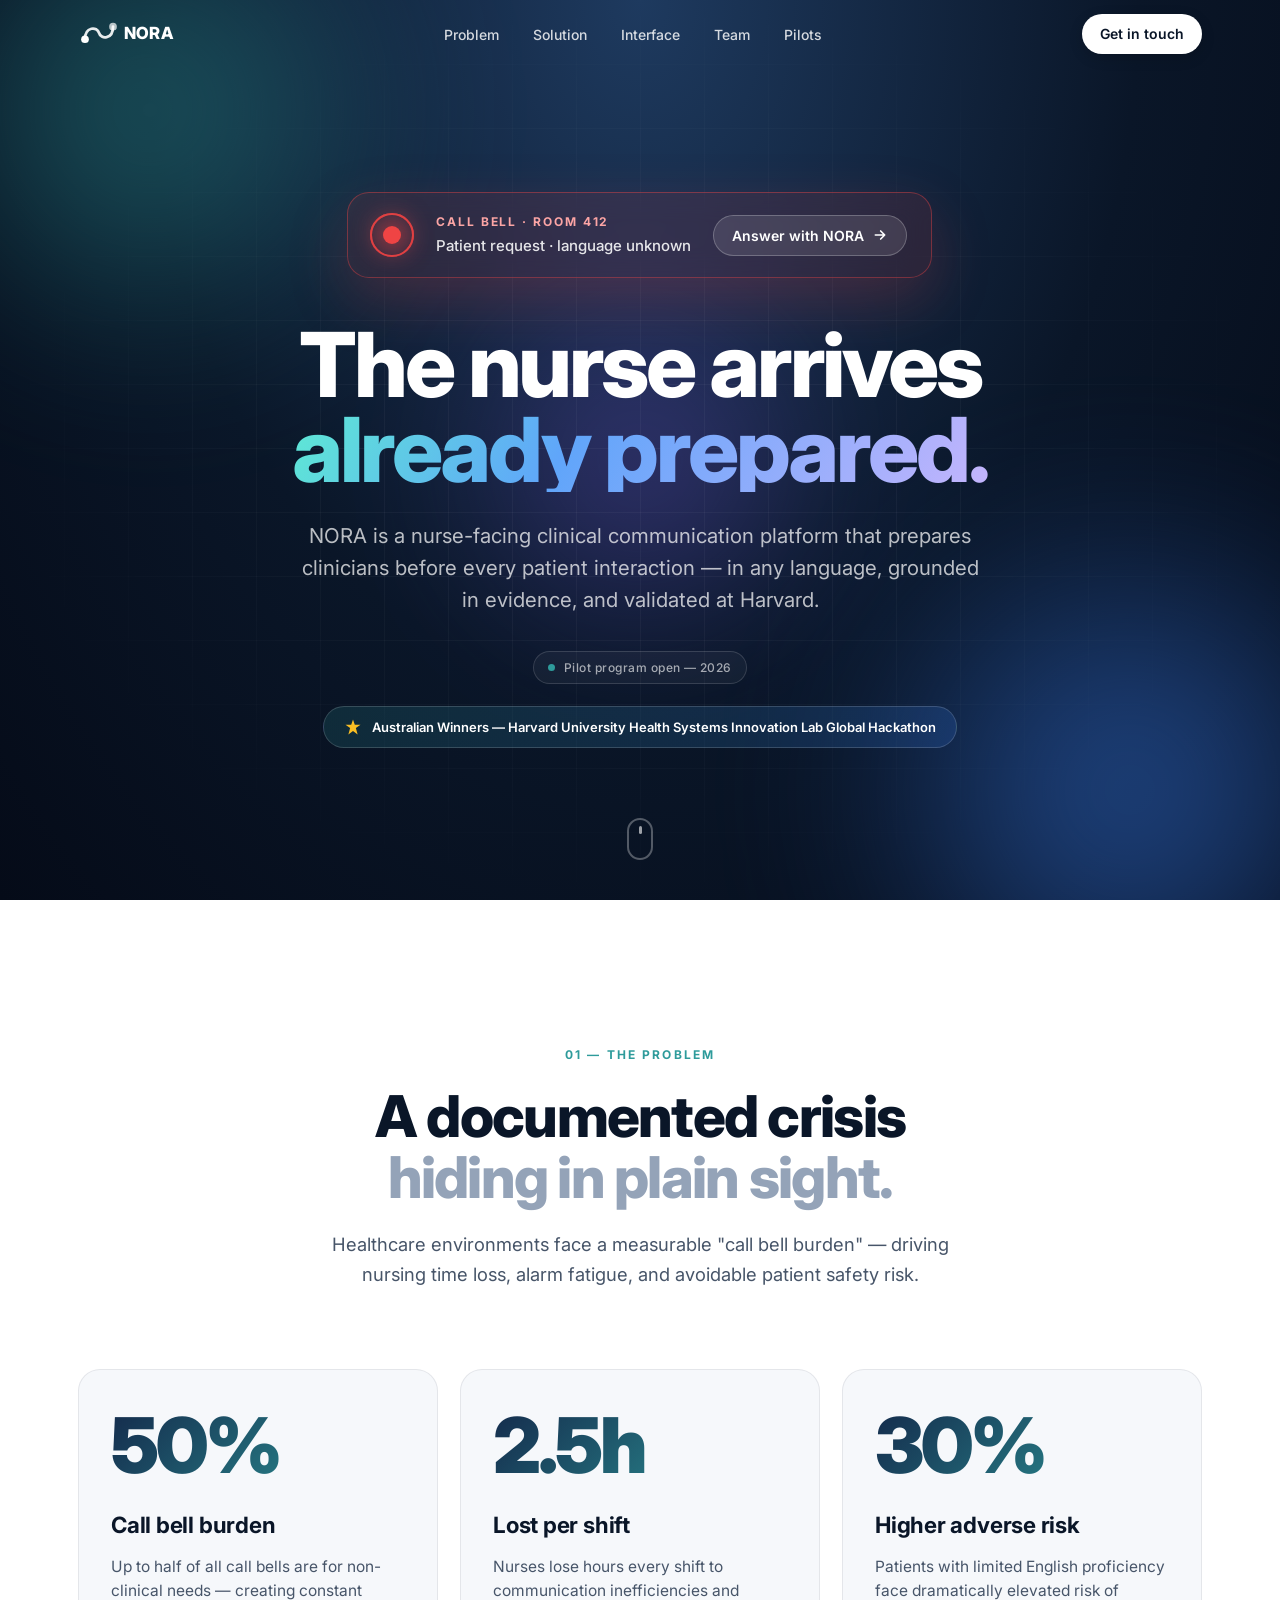
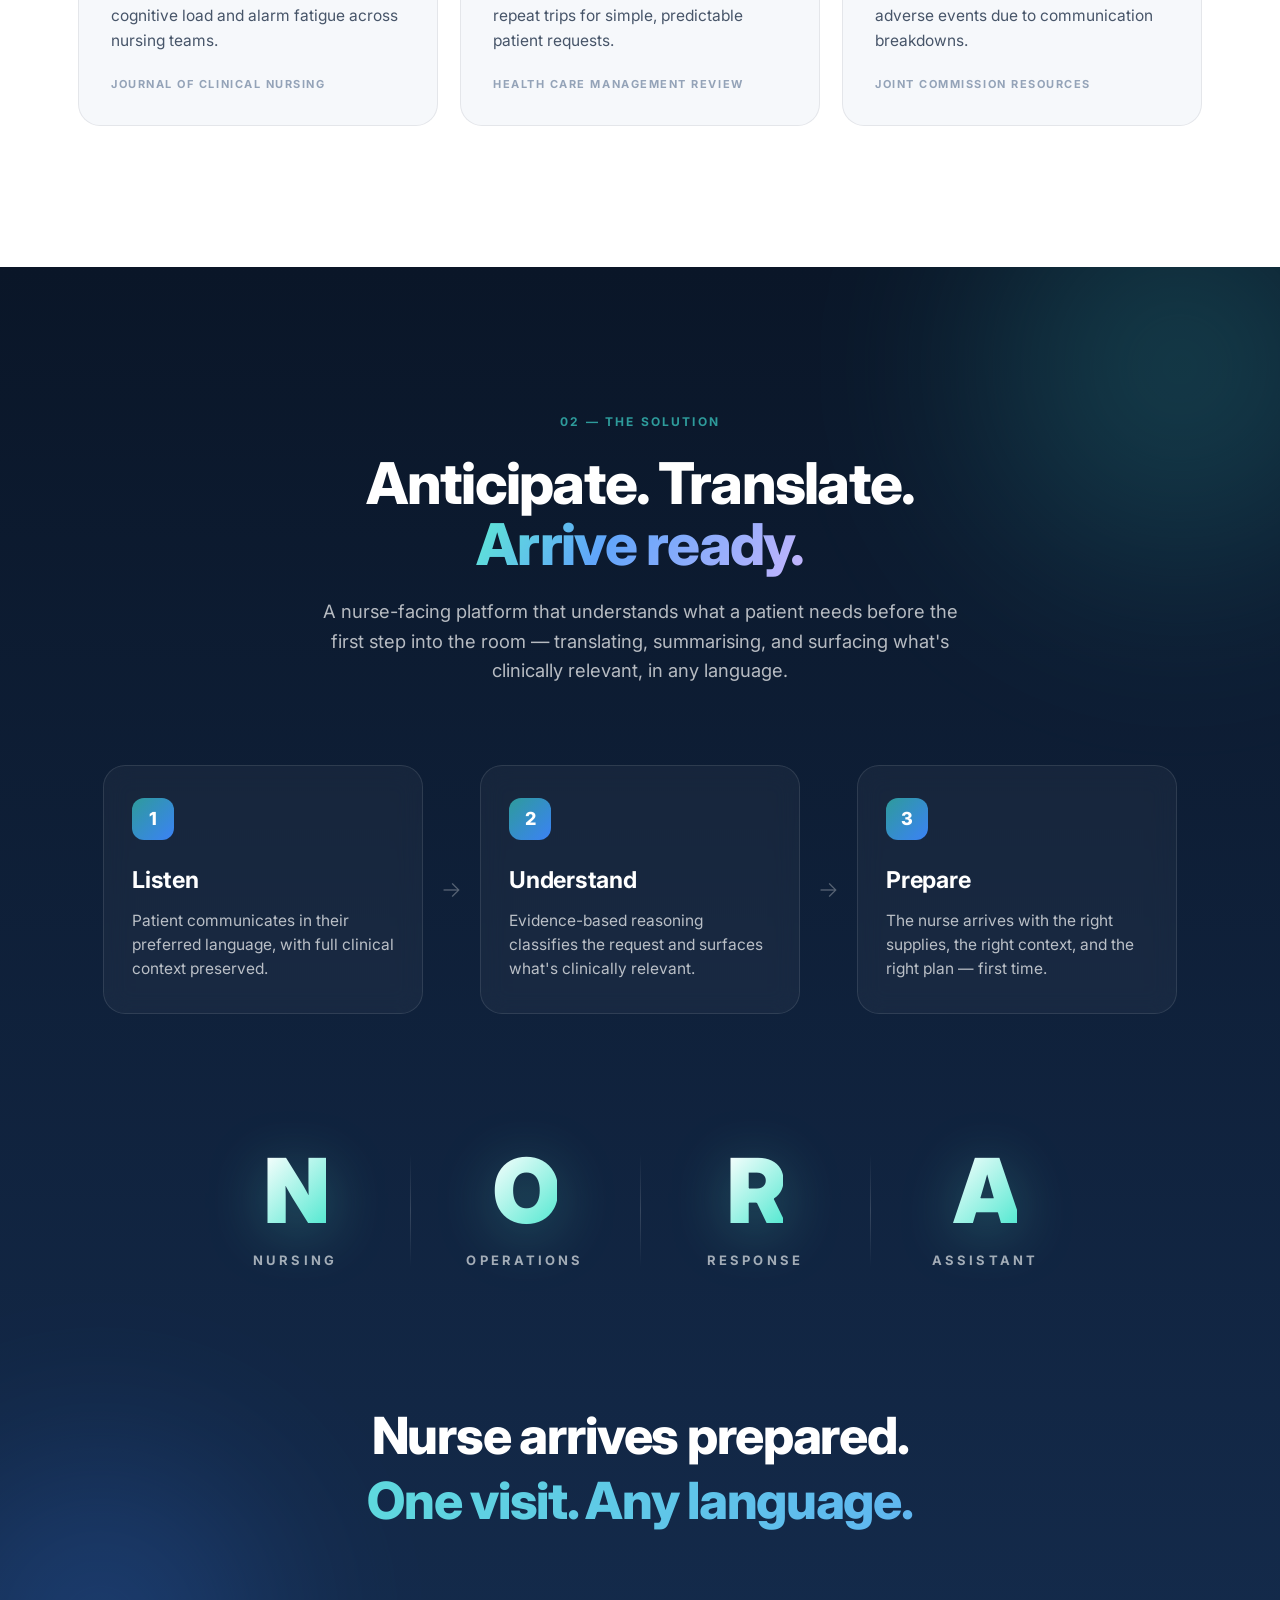
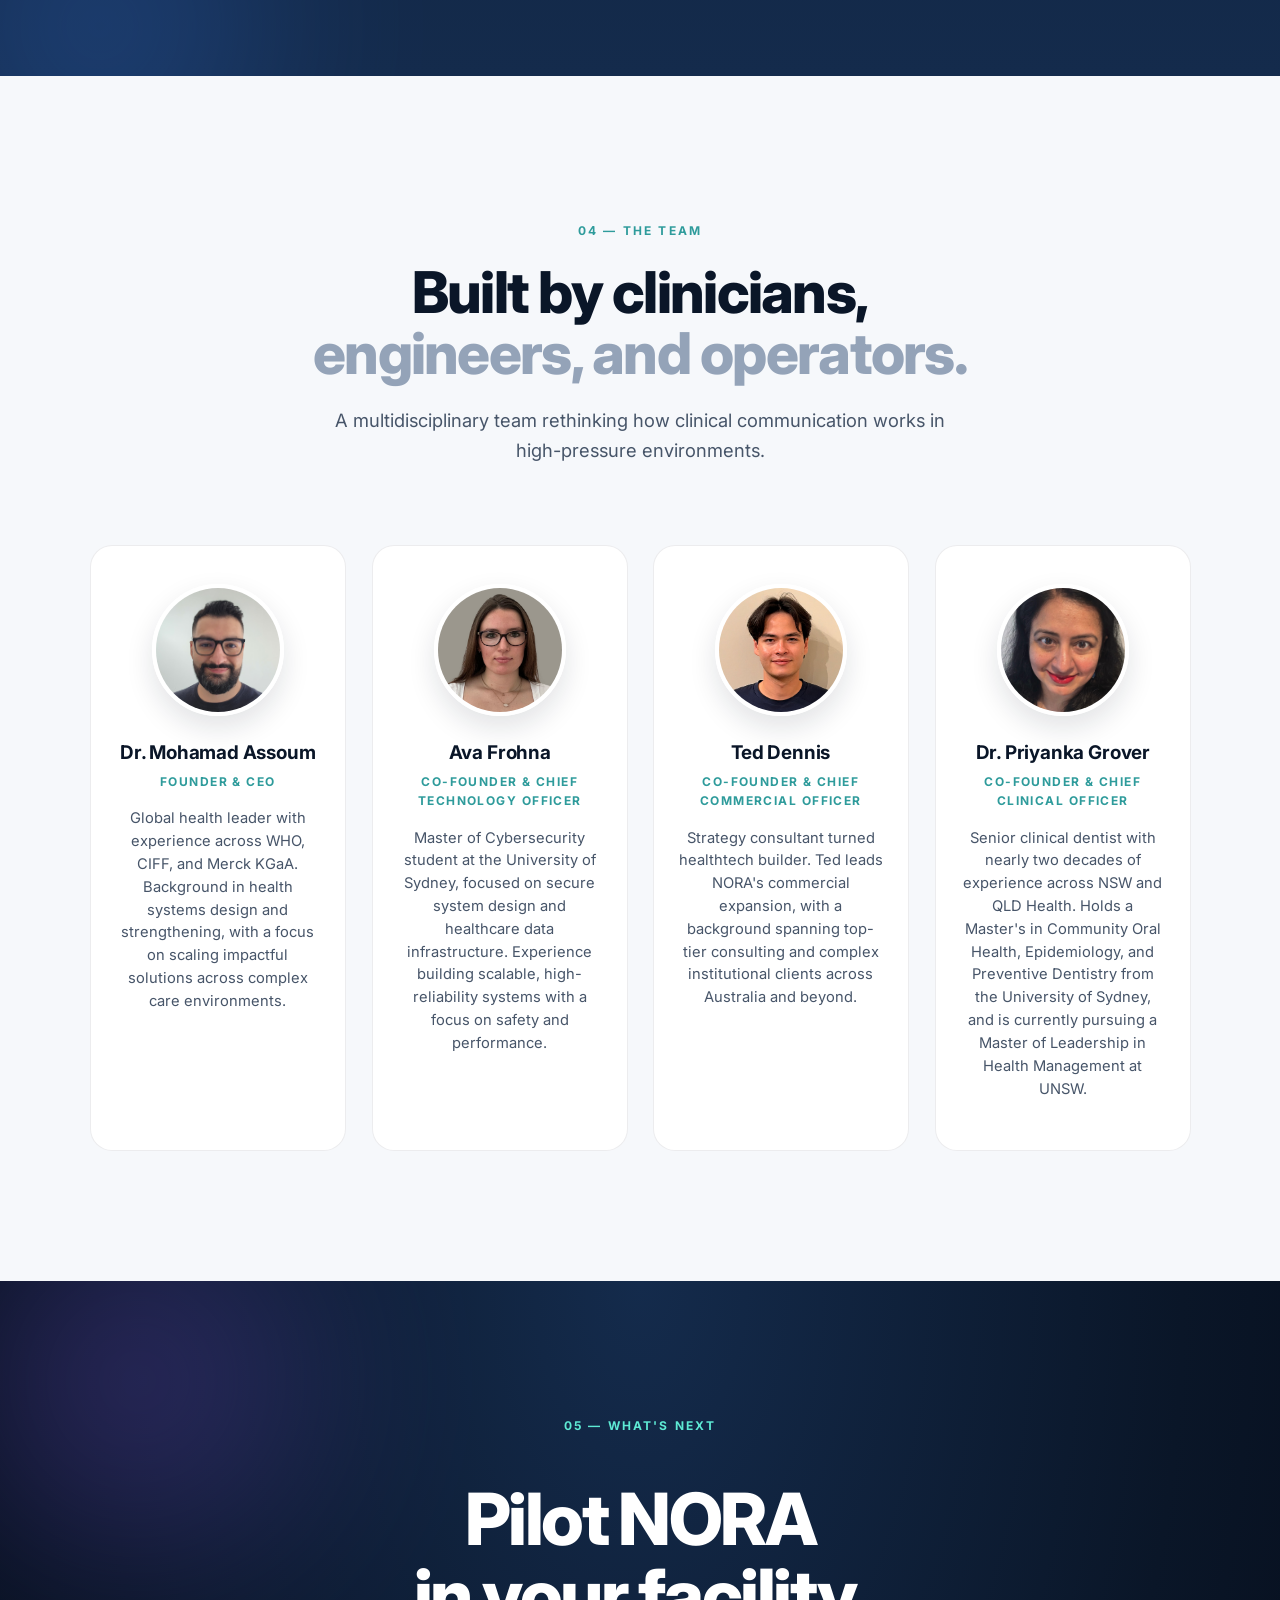
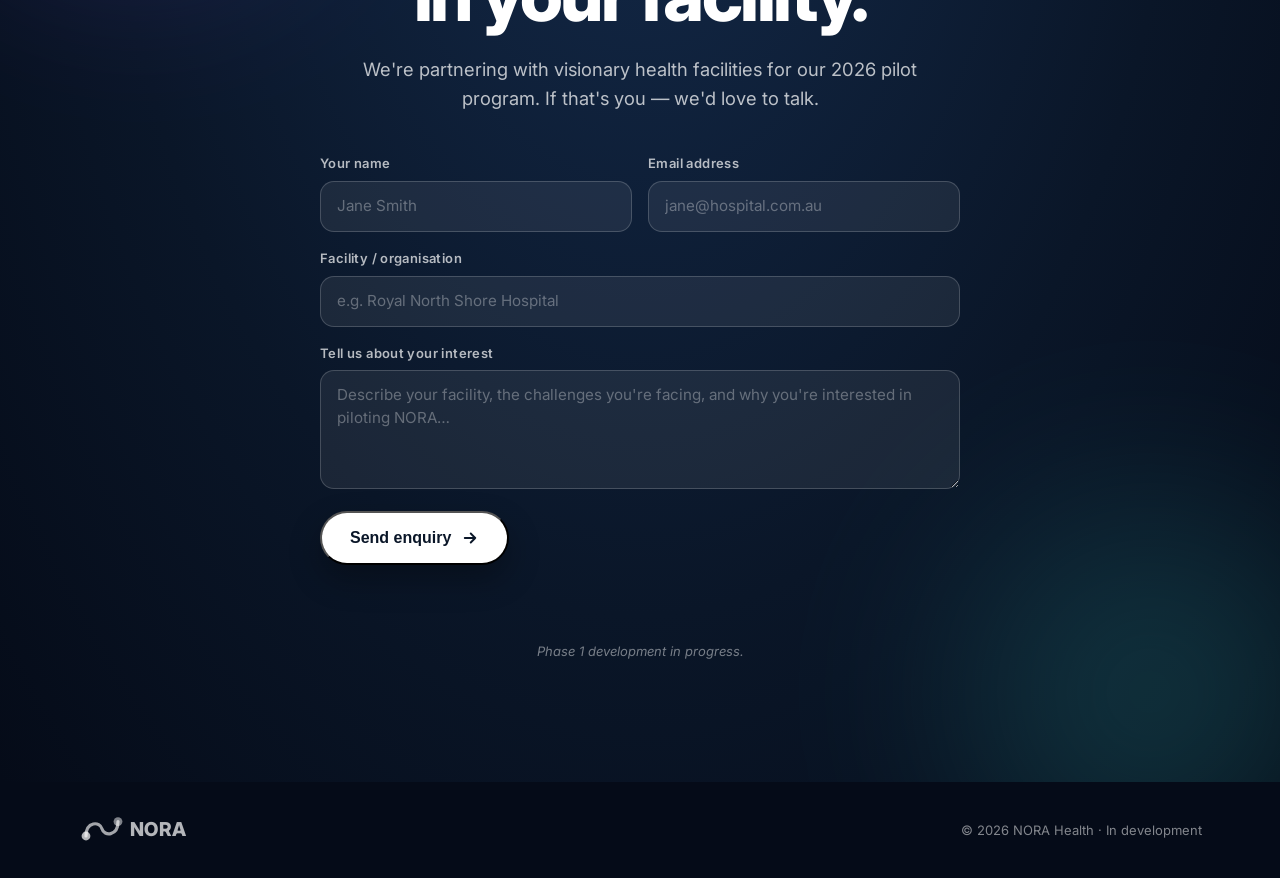
<file: index.html>
<!DOCTYPE html>
<html lang="en">
<head>
    <meta charset="UTF-8">
    <meta name="viewport" content="width=device-width, initial-scale=1.0">
    <title>NORA | Evidence-Based Clinical Communication</title>
    <meta name="description" content="NORA: Nurse arrives prepared. One visit. Any language. Grounded in evidence, validated by Harvard.">
    <meta name="theme-color" content="#0a1628">
    <link rel="preconnect" href="https://fonts.googleapis.com">
    <link rel="preconnect" href="https://fonts.gstatic.com" crossorigin>
    <link rel="stylesheet" href="style.css">
</head>
<body>

<nav id="nav">
    <div class="nav-inner">
        <a href="#top" class="nav-brand" aria-label="NORA home">
            <svg class="nav-logo" viewBox="0 0 600 160" aria-hidden="true">
                <path d="M 40 110 C 40 36, 110 36, 120 74 C 130 112, 200 112, 200 38" fill="none" stroke="currentColor" stroke-width="16" stroke-linecap="round" opacity="0.9"></path>
                <circle cx="40" cy="110" r="22" fill="currentColor"></circle>
                <circle cx="200" cy="38" r="22" fill="currentColor" opacity="0.7"></circle>
                <text x="260" y="108" font-family="Inter, system-ui, sans-serif" font-weight="800" font-size="96" letter-spacing="2" fill="currentColor">NORA</text>
            </svg>
        </a>
        <ul class="nav-links">
            <li><a href="#problem">Problem</a></li>
            <li><a href="#solution">Solution</a></li>
            <li><a href="#interface">Interface</a></li>
            <li><a href="#team">Team</a></li>
            <li><a href="#contact">Pilots</a></li>
        </ul>
        <a href="#contact" class="nav-cta">Get in touch</a>
    </div>
</nav>

<main id="top">

    <section id="hero">
        <div class="hero-bg" aria-hidden="true">
            <div class="orb orb-a"></div>
            <div class="orb orb-b"></div>
            <div class="orb orb-c"></div>
            <div class="grid-overlay"></div>
        </div>

        <div class="hero-content">
            <!-- Interactive call-bell demo -->
            <div class="callbell reveal" data-state="active" data-delay="0" aria-live="polite">
                <div class="callbell-light" aria-hidden="true">
                    <span class="cb-ring"></span>
                    <span class="cb-ring delay"></span>
                    <span class="cb-core"></span>
                </div>
                <div class="callbell-text">
                    <span class="callbell-label">
                        <span class="cb-label-active">Call bell · Room 412</span>
                        <span class="cb-label-resolved">NORA · Room 412 · Prepared</span>
                    </span>
                    <span class="callbell-detail">
                        <span class="cb-detail-active">Patient request · language unknown</span>
                        <span class="cb-detail-resolved">"My pain is 7/10, started 30 min ago." — translated from Spanish</span>
                    </span>
                </div>
                <button class="callbell-action" type="button">
                    <span class="cb-action-active">Answer with NORA</span>
                    <span class="cb-action-resolved">Reset</span>
                    <svg class="cb-arrow" viewBox="0 0 24 24" width="16" height="16" aria-hidden="true">
                        <path fill="none" stroke="currentColor" stroke-width="2.5" stroke-linecap="round" stroke-linejoin="round" d="M5 12h14M13 6l6 6-6 6"/>
                    </svg>
                </button>
            </div>

            <h1 class="hero-title">
                <span class="hero-title-line1">
                    <span class="reveal" data-delay="120">The nurse</span>
                    <span class="reveal" data-delay="200">arrives</span>
                </span>
                <span class="reveal gradient-text hero-title-line2" data-delay="280">already prepared.</span>
            </h1>

            <p class="hero-sub reveal" data-delay="440">
                NORA is a nurse-facing clinical communication platform that prepares clinicians before every patient interaction — in any language, grounded in evidence, and validated at Harvard.
            </p>

            <div class="hero-status-row reveal" data-delay="540">
                <span class="hero-status">
                    <span class="pulse-dot"></span>
                    Pilot program open — 2026
                </span>
            </div>

            <div class="hero-badge reveal" data-delay="620">
                <svg viewBox="0 0 24 24" width="18" height="18" aria-hidden="true">
                    <path fill="currentColor" d="M12 2l2.39 6.95H22l-6.18 4.49L18.18 22 12 17.27 5.82 22l2.36-8.56L2 8.95h7.61z"/>
                </svg>
                Australian Winners — Harvard University Health Systems Innovation Lab Global Hackathon
            </div>
        </div>

        <a href="#problem" class="scroll-cue" aria-label="Scroll to next section">
            <span></span>
        </a>
    </section>

    <section id="problem">
        <div class="container">
            <div class="section-head">
                <span class="kicker">01 — The problem</span>
                <h2 class="section-title">A documented crisis<br><span class="muted">hiding in plain sight.</span></h2>
                <p class="section-sub">Healthcare environments face a measurable "call bell burden" — driving nursing time loss, alarm fatigue, and avoidable patient safety risk.</p>
            </div>

            <div class="stats-grid">
                <article class="stat-card" data-tilt>
                    <div class="stat-num" data-count-to="50" data-suffix="%">0%</div>
                    <h3>Call bell burden</h3>
                    <p>Up to half of all call bells are for non-clinical needs — creating constant cognitive load and alarm fatigue across nursing teams.</p>
                    <cite>Journal of Clinical Nursing</cite>
                </article>

                <article class="stat-card" data-tilt>
                    <div class="stat-num" data-count-to="2.5" data-suffix="h">0h</div>
                    <h3>Lost per shift</h3>
                    <p>Nurses lose hours every shift to communication inefficiencies and repeat trips for simple, predictable patient requests.</p>
                    <cite>Health Care Management Review</cite>
                </article>

                <article class="stat-card" data-tilt>
                    <div class="stat-num" data-count-to="30" data-suffix="%">0%</div>
                    <h3>Higher adverse risk</h3>
                    <p>Patients with limited English proficiency face dramatically elevated risk of adverse events due to communication breakdowns.</p>
                    <cite>Joint Commission Resources</cite>
                </article>
            </div>
        </div>
    </section>

    <section id="solution">
        <div class="solution-bg" aria-hidden="true">
            <div class="orb orb-d"></div>
            <div class="orb orb-e"></div>
        </div>

        <div class="container">
            <div class="section-head light">
                <span class="kicker">02 — The solution</span>
                <h2 class="section-title">Anticipate. Translate.<br><span class="gradient-text">Arrive ready.</span></h2>
                <p class="section-sub">A nurse-facing platform that understands what a patient needs before the first step into the room — translating, summarising, and surfacing what's clinically relevant, in any language.</p>
            </div>

            <div class="flow">
                <div class="flow-step">
                    <div class="flow-num">1</div>
                    <h3>Listen</h3>
                    <p>Patient communicates in their preferred language, with full clinical context preserved.</p>
                </div>
                <div class="flow-arrow" aria-hidden="true">→</div>
                <div class="flow-step">
                    <div class="flow-num">2</div>
                    <h3>Understand</h3>
                    <p>Evidence-based reasoning classifies the request and surfaces what's clinically relevant.</p>
                </div>
                <div class="flow-arrow" aria-hidden="true">→</div>
                <div class="flow-step">
                    <div class="flow-num">3</div>
                    <h3>Prepare</h3>
                    <p>The nurse arrives with the right supplies, the right context, and the right plan — first time.</p>
                </div>
            </div>

            <div class="nora-define reveal" aria-label="NORA stands for Nursing Operations Response Assistant">
                <div class="nl-block">
                    <span class="nl-letter">N</span>
                    <span class="nl-word">Nursing</span>
                </div>
                <div class="nl-block">
                    <span class="nl-letter">O</span>
                    <span class="nl-word">Operations</span>
                </div>
                <div class="nl-block">
                    <span class="nl-letter">R</span>
                    <span class="nl-word">Response</span>
                </div>
                <div class="nl-block">
                    <span class="nl-letter">A</span>
                    <span class="nl-word">Assistant</span>
                </div>
            </div>

            <div class="value-prop">
                <p>Nurse arrives prepared.</p>
                <p class="accent">One visit. Any language.</p>
            </div>
        </div>
    </section>


<!--     <section id="interface">
        <div class="interface-bg" aria-hidden="true">
            <div class="orb orb-h"></div>
            <div class="orb orb-i"></div>
        </div>
        <div class="container">
            <div class="section-head light">
                <span class="kicker">03 — The interface</span>
                <h2 class="section-title">Built for the ward.<br><span class="gradient-text">Ready at a glance.</span></h2>
                <p class="section-sub">NORA's web dashboard gives nurses a live feed of patient requests — summarised, translated, and triaged before they leave the station.</p>
            </div>

            <div class="nora-dash reveal">
                <div class="nd-sidebar">
                    <div class="nd-logo">NORA</div>
                    <div class="nd-ward">North Shore Care Home</div>
                    <nav class="nd-nav">
                        <div class="nd-item nd-active"><i class="nd-icon">◈</i> Requests <span class="nd-badge">3</span></div>
                        <div class="nd-item"><i class="nd-icon">◎</i> Patients <span class="nd-badge nd-teal">18</span></div>
                        <div class="nd-item"><i class="nd-icon">✓</i> Resolved</div>
                        <div class="nd-item"><i class="nd-icon">▦</i> Analytics</div>
                    </nav>
                    <div class="nd-user">
                        <div class="nd-avatar">AC</div>
                        <div>
                            <div class="nd-uname">Allison C.</div>
                            <div class="nd-urole">Charge Nurse</div>
                        </div>
                    </div>
                </div>

                <div class="nd-main">
                    <div class="nd-topbar">
                        <div>
                            <div class="nd-title">Active Requests</div>
                            <div class="nd-sub">Tuesday 6 May</div>
                        </div>
                        <div class="nd-live"><span class="nd-dot"></span> Live</div>
                    </div>

                    <div class="nd-content">
                        <div class="nd-stats">
                            <div class="nd-stat"><div class="nd-stat-label">Active</div><div class="nd-stat-val">3</div></div>
                            <div class="nd-stat"><div class="nd-stat-label">Flagged</div><div class="nd-stat-val nd-red">2</div></div>
                            <div class="nd-stat"><div class="nd-stat-label">Translated</div><div class="nd-stat-val">2</div></div>
                            <div class="nd-stat"><div class="nd-stat-label">Resolved today</div><div class="nd-stat-val nd-teal-val">14</div></div>
                        </div>

                        <div class="nd-table">
                            <div class="nd-table-head">
                                <div class="nd-filters">
                                    <span class="nd-filter nd-filter-active">All</span>
                                    <span class="nd-filter">Flagged</span>
                                    <span class="nd-filter">Translated</span>
                                </div>
                            </div>
                            <div class="nd-col-hd">
                                <span>Bed</span><span>Patient</span><span>Summary</span><span>Time</span>Flag
                            </div>
                            <div class="nd-row nd-emergent">
                                <span class="nd-bed">Bed 308</span>
                                <span class="nd-patient">James Kowalski</span>
                                <span class="nd-summary">Chest pain and dizziness</span>
                                <span class="nd-time">Just now</span>
                                <span class="nd-flag">⚑</span>
                            </div>
                            <div class="nd-row nd-emergent">
                                <span class="nd-bed">Bed 412</span>
                                <span class="nd-patient">Maria Santos</span>
                                <span class="nd-summary">Fallen and can't get up <span class="nd-lang">Spanish</span></span>
                                <span class="nd-time">2 min ago</span>
                                <span class="nd-flag">⚑</span>
                            </div>
                            <div class="nd-row nd-last">
                                <span class="nd-bed">Bed 215</span>
                                <span class="nd-patient">Wei Zhang</span>
                                <span class="nd-summary">Needs blanket <span class="nd-lang">Mandarin</span></span>
                                <span class="nd-time">8 min ago</span>
                                <span></span>
                            </div>
                        </div>
                    </div>
                </div>
            </div>
        </div>
    </section> -->

    <section id="team">
        <div class="container">
            <div class="section-head">
                <span class="kicker">04 — The team</span>
                <h2 class="section-title">Built by clinicians,<br><span class="muted">engineers, and operators.</span></h2>
                <p class="section-sub">A multidisciplinary team rethinking how clinical communication works in high-pressure environments.</p>
            </div>

            <div class="team-grid">
                <article class="team-card">
                    <img class="team-photo" src="team_photos/mo_headshot.jpg" alt="Mohamad Assoum">
                    <h3>Dr. Mohamad Assoum</h3>
                    <p class="role">Founder & CEO</p>
                    <p class="bio">Global health leader with experience across WHO, CIFF, and Merck KGaA. Background in health systems design and strengthening, with a focus on scaling impactful solutions across complex care environments.</p>
                </article>
                <article class="team-card">
                    <img class="team-photo" src="team_photos/ava_headshot.jpg" alt="Ava Frohna">
                    <h3>Ava Frohna</h3>
                    <p class="role">Co-Founder & Chief Technology Officer</p>
                    <p class="bio">Master of Cybersecurity student at the University of Sydney, focused on secure system design and healthcare data infrastructure. Experience building scalable, high-reliability systems with a focus on safety and performance.</p>
                </article>
                <article class="team-card">
                    <img class="team-photo" src="team_photos/ted_headshot.jpeg" alt="Ted Dennis">
                    <h3>Ted Dennis</h3>
                    <p class="role">Co-Founder & Chief Commercial Officer</p>
                    <p class="bio">Strategy consultant turned healthtech builder. Ted leads NORA's commercial expansion, with a background spanning top-tier consulting and complex institutional clients across Australia and beyond.</p>
                </article>
                <article class="team-card">
                    <img class="team-photo" src="team_photos/priyanka_headshot.jpg" alt="Priyanka Grover">
                    <h3>Dr. Priyanka Grover</h3>
                    <p class="role">Co-Founder & Chief Clinical Officer</p>
                    <p class="bio">Senior clinical dentist with nearly two decades of experience across NSW and QLD Health. Holds a Master's in Community Oral Health, Epidemiology, and Preventive Dentistry from the University of Sydney, and is currently pursuing a Master of Leadership in Health Management at UNSW.</p>
                </article>
            </div>
        </div>
    </section>

    <section id="contact">
        <div class="contact-bg" aria-hidden="true">
            <div class="orb orb-f"></div>
            <div class="orb orb-g"></div>
        </div>
        <div class="container">
            <span class="kicker light">05 — What's next</span>
            <h2 class="contact-title">Pilot NORA<br>in your facility.</h2>
            <p class="contact-sub">We're partnering with visionary health facilities for our 2026 pilot program. If that's you — we'd love to talk.</p>

            <form class="pilot-form-wrap" id="pilot-form" action="https://formspree.io/f/xzdoqjgd" method="POST" novalidate>
                <div class="pilot-row">
                    <div class="pilot-field">
                        <label for="pilot-name">Your name</label>
                        <input type="text" id="pilot-name" name="name" placeholder="Jane Smith" autocomplete="name">
                    </div>
                    <div class="pilot-field">
                        <label for="pilot-email">Email address</label>
                        <input type="email" id="pilot-email" name="email" placeholder="jane@hospital.com.au" autocomplete="email">
                    </div>
                </div>
                <div class="pilot-field">
                    <label for="pilot-facility">Facility / organisation</label>
                    <input type="text" id="pilot-facility" name="facility" placeholder="e.g. Royal North Shore Hospital">
                </div>
                <div class="pilot-field">
                    <label for="pilot-message">Tell us about your interest</label>
                    <textarea id="pilot-message" name="message" rows="4" placeholder="Describe your facility, the challenges you're facing, and why you're interested in piloting NORA…"></textarea>
                </div>
                <button class="cta-button pilot-submit" type="submit" id="pilot-send">
                    <span>Send enquiry</span>
                    <svg viewBox="0 0 24 24" width="18" height="18" aria-hidden="true">
                        <path fill="none" stroke="currentColor" stroke-width="2.5" stroke-linecap="round" stroke-linejoin="round" d="M5 12h14M13 6l6 6-6 6"/>
                    </svg>
                </button>
                <p class="pilot-success" id="pilot-success" aria-live="polite"></p>
            </form>

            <p class="status-tag-light">Phase 1 development in progress.</p>
        </div>
    </section>

</main>

<footer>
    <div class="container footer-inner">
        <div class="footer-brand">
            <svg class="nav-logo small" viewBox="0 0 600 160" aria-hidden="true">
                <path d="M 40 110 C 40 36, 110 36, 120 74 C 130 112, 200 112, 200 38" fill="none" stroke="currentColor" stroke-width="16" stroke-linecap="round" opacity="0.9"></path>
                <circle cx="40" cy="110" r="22" fill="currentColor"></circle>
                <circle cx="200" cy="38" r="22" fill="currentColor" opacity="0.7"></circle>
                <text x="260" y="108" font-family="Inter, system-ui, sans-serif" font-weight="800" font-size="96" letter-spacing="2" fill="currentColor">NORA</text>
            </svg>
        </div>
        <p>&copy; 2026 NORA Health · In development</p>
    </div>
</footer>

<script>
    // Reveal-on-scroll
    const revealEls = document.querySelectorAll('.reveal, .stat-card, .team-card, .flow-step, .section-head, .value-prop');
    const io = new IntersectionObserver((entries) => {
        entries.forEach(entry => {
            if (entry.isIntersecting) {
                const delay = entry.target.dataset.delay || 0;
                setTimeout(() => entry.target.classList.add('in'), delay);
                io.unobserve(entry.target);
            }
        });
    }, { threshold: 0.15 });
    revealEls.forEach(el => io.observe(el));

    // Animated counters
    const easeOut = t => 1 - Math.pow(1 - t, 3);
    const counters = document.querySelectorAll('[data-count-to]');
    const counterIO = new IntersectionObserver((entries) => {
        entries.forEach(entry => {
            if (!entry.isIntersecting) return;
            const el = entry.target;
            const target = parseFloat(el.dataset.countTo);
            const suffix = el.dataset.suffix || '';
            const duration = 1400;
            const start = performance.now();
            const isFloat = target % 1 !== 0;
            const tick = (now) => {
                const p = Math.min((now - start) / duration, 1);
                const v = target * easeOut(p);
                el.textContent = (isFloat ? v.toFixed(1) : Math.floor(v)) + suffix;
                if (p < 1) requestAnimationFrame(tick);
                else el.textContent = (isFloat ? target.toFixed(1) : target) + suffix;
            };
            requestAnimationFrame(tick);
            counterIO.unobserve(el);
        });
    }, { threshold: 0.5 });
    counters.forEach(c => counterIO.observe(c));

    // Nav scroll state
    const nav = document.getElementById('nav');
    const onScroll = () => {
        if (window.scrollY > 24) nav.classList.add('scrolled');
        else nav.classList.remove('scrolled');
    };
    window.addEventListener('scroll', onScroll, { passive: true });
    onScroll();

    // Subtle pointer parallax on hero orbs
    const hero = document.getElementById('hero');
    if (hero && !window.matchMedia('(prefers-reduced-motion: reduce)').matches) {
        hero.addEventListener('pointermove', (e) => {
            const r = hero.getBoundingClientRect();
            const x = (e.clientX - r.left) / r.width - 0.5;
            const y = (e.clientY - r.top) / r.height - 0.5;
            hero.style.setProperty('--mx', x.toFixed(3));
            hero.style.setProperty('--my', y.toFixed(3));
        });
    }

    // Call-bell demo toggle
    const callbell = document.querySelector('.callbell');
    if (callbell) {
        const action = callbell.querySelector('.callbell-action');
        action.addEventListener('click', () => {
            const next = callbell.dataset.state === 'active' ? 'resolved' : 'active';
            callbell.dataset.state = next;
        });
    }

    // Pilot enquiry form
    const pilotForm = document.getElementById('pilot-form');
    const pilotBtn  = document.getElementById('pilot-send');
    const pilotStatus = document.getElementById('pilot-success');

    pilotForm.addEventListener('submit', async (e) => {
        e.preventDefault();
        pilotBtn.disabled = true;
        pilotBtn.querySelector('span').textContent = 'Sending…';
        pilotStatus.textContent = '';
        pilotStatus.style.color = '';

        try {
            const res = await fetch(pilotForm.action, {
                method: 'POST',
                body: new FormData(pilotForm),
                headers: { Accept: 'application/json' }
            });

            if (res.ok) {
                pilotForm.reset();
                pilotStatus.textContent = "Message sent — we'll be in touch soon.";
                pilotStatus.style.color = '#5eead4';
                pilotBtn.querySelector('span').textContent = 'Send enquiry';
            } else {
                const data = await res.json();
                throw new Error(data?.errors?.[0]?.message || 'Something went wrong.');
            }
        } catch (err) {
            pilotStatus.textContent = err.message || 'Failed to send. Please email us at hello@norahealth.au';
            pilotStatus.style.color = '#fca5a5';
            pilotBtn.querySelector('span').textContent = 'Send enquiry';
        }

        pilotBtn.disabled = false;
    });

    // Card tilt
    document.querySelectorAll('[data-tilt]').forEach(card => {
        if (window.matchMedia('(prefers-reduced-motion: reduce)').matches) return;
        card.addEventListener('pointermove', (e) => {
            const r = card.getBoundingClientRect();
            const x = (e.clientX - r.left) / r.width - 0.5;
            const y = (e.clientY - r.top) / r.height - 0.5;
            card.style.transform = `perspective(900px) rotateX(${(-y * 4).toFixed(2)}deg) rotateY(${(x * 4).toFixed(2)}deg) translateZ(0)`;
        });
        card.addEventListener('pointerleave', () => {
            card.style.transform = '';
        });
    });
</script>

</body>
</html>
</file>
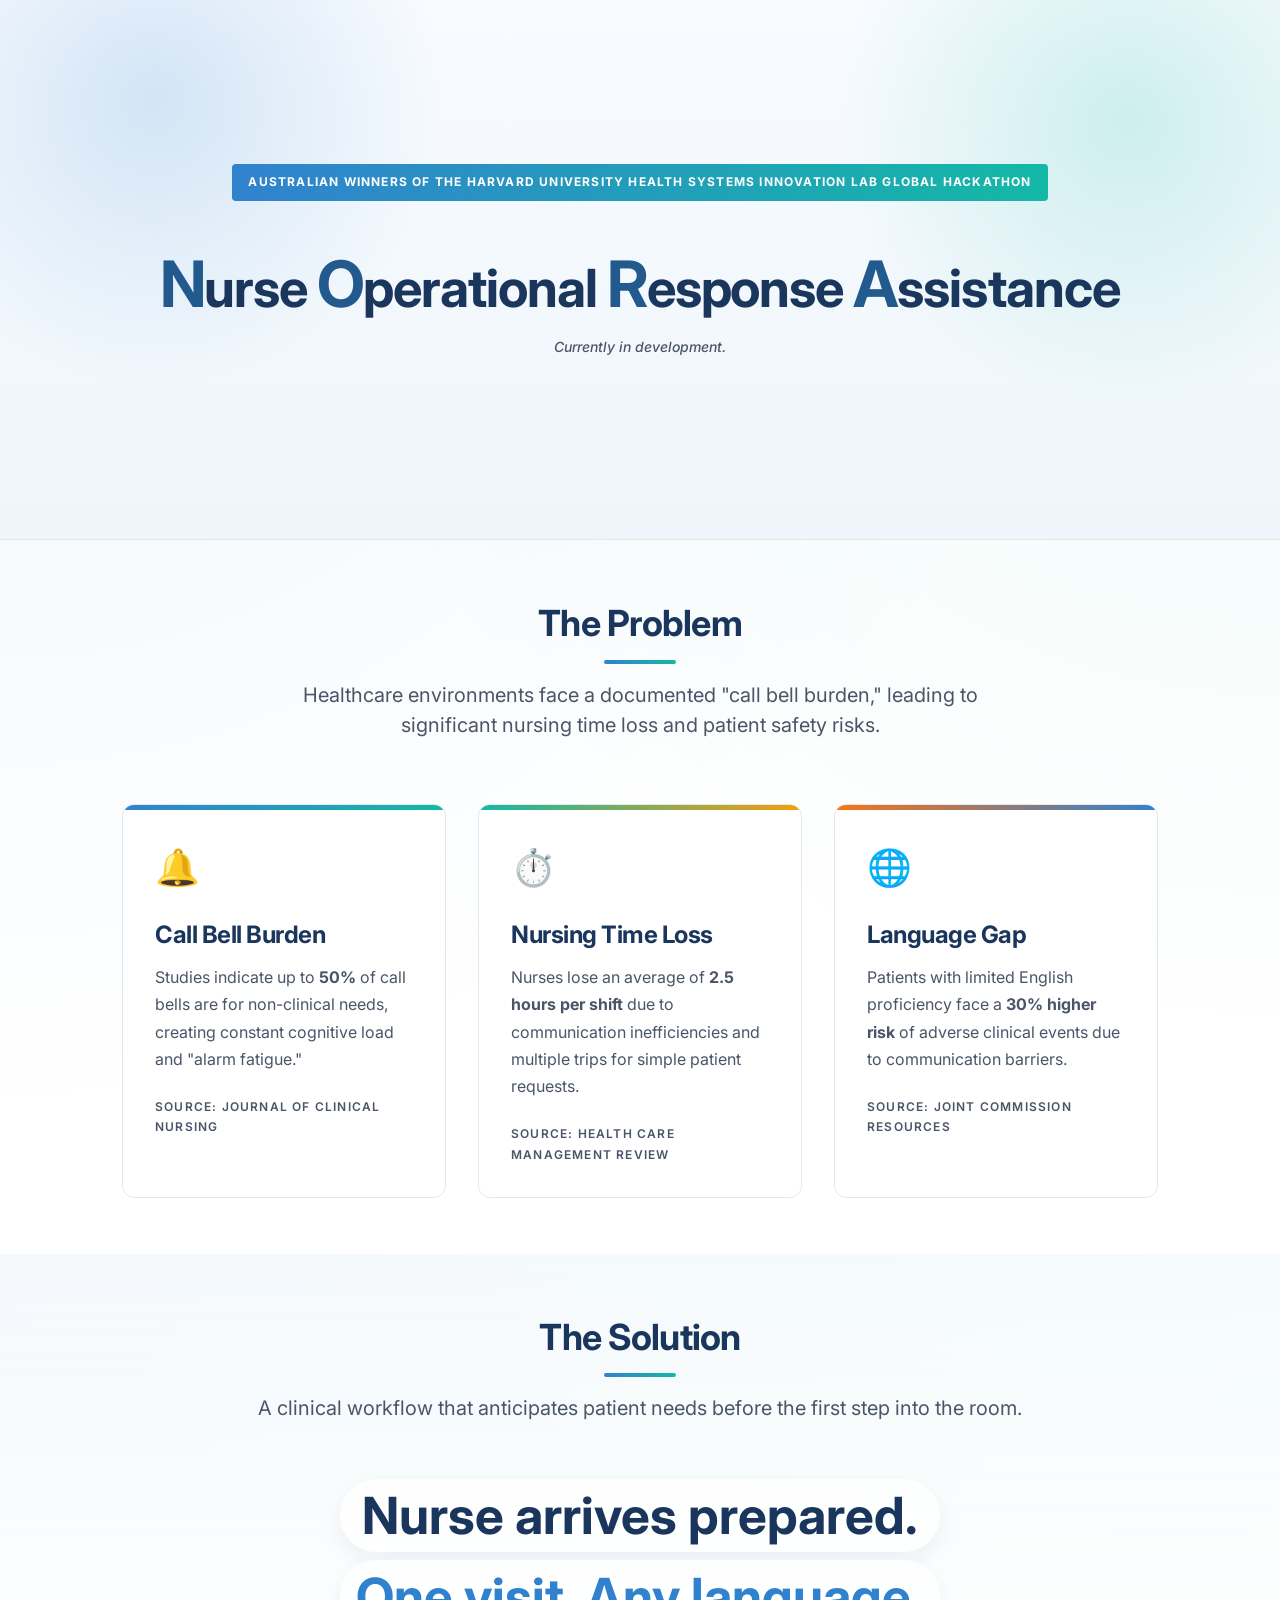
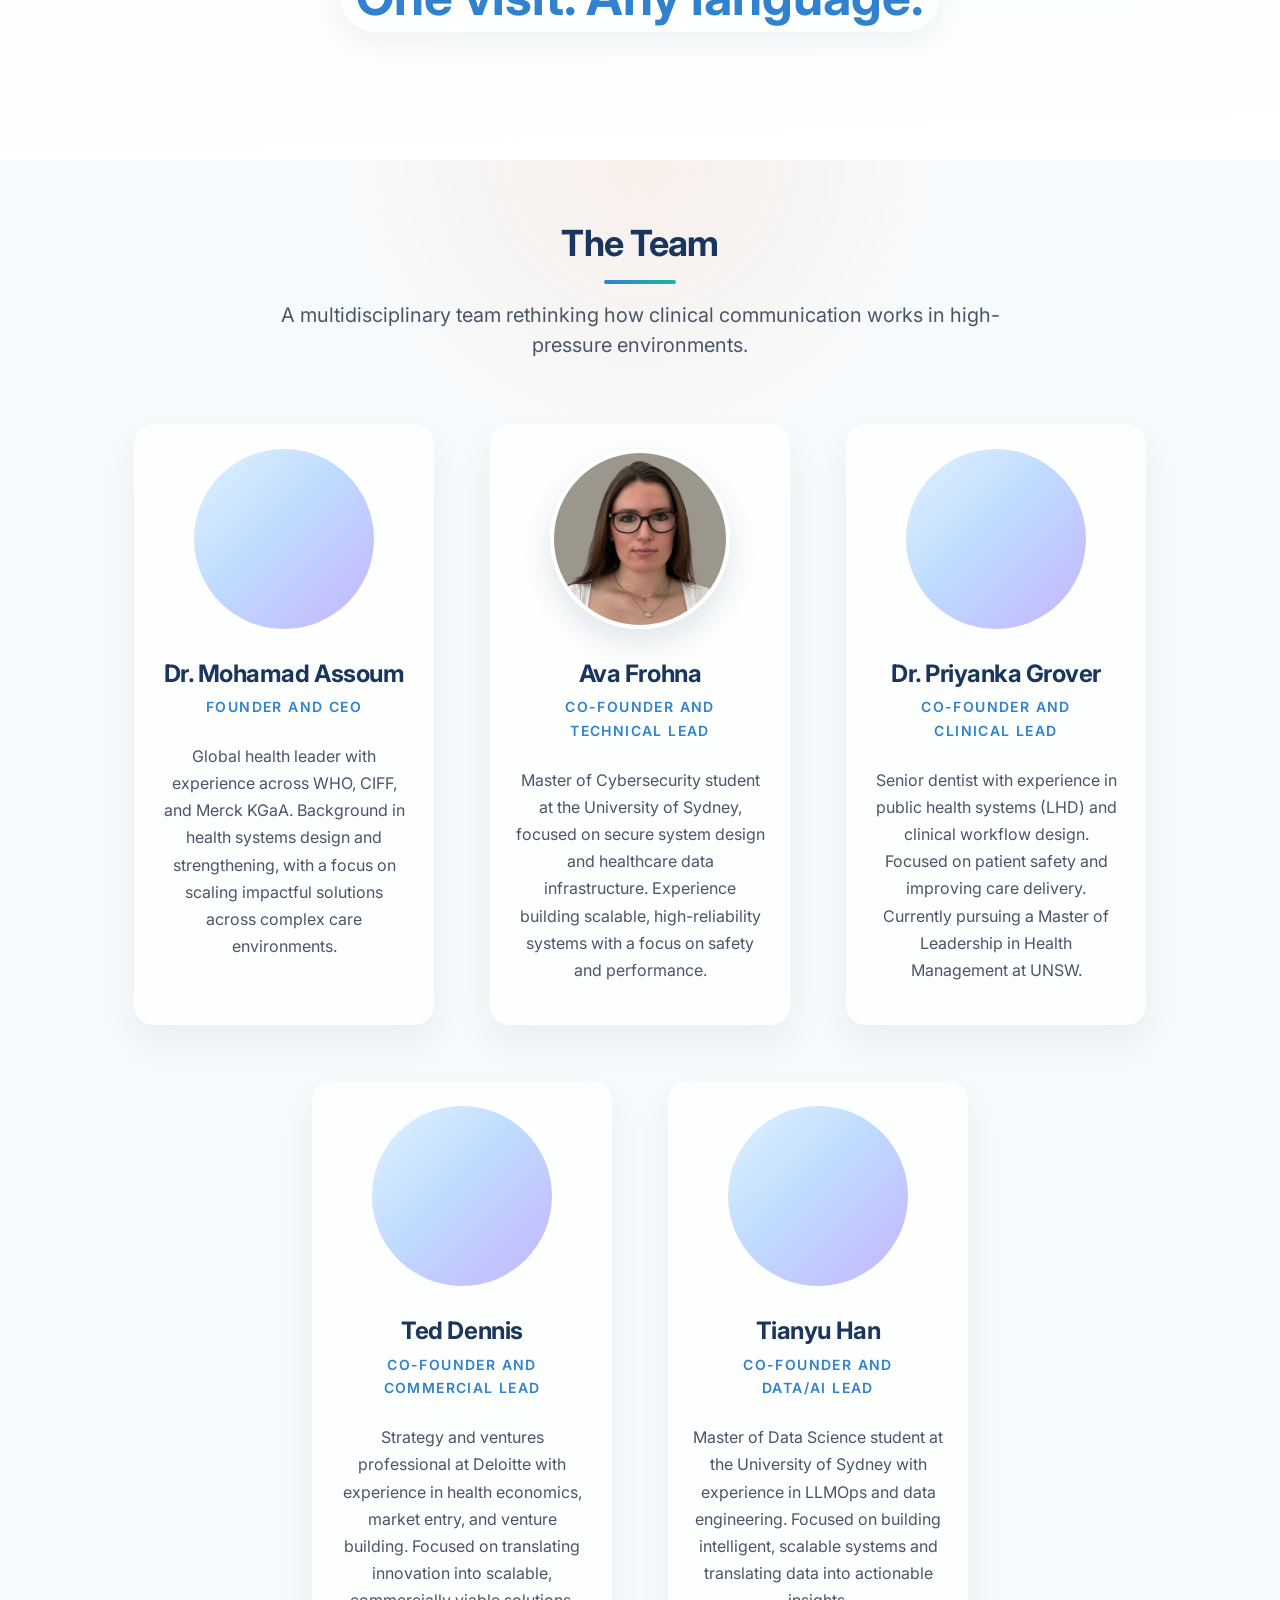
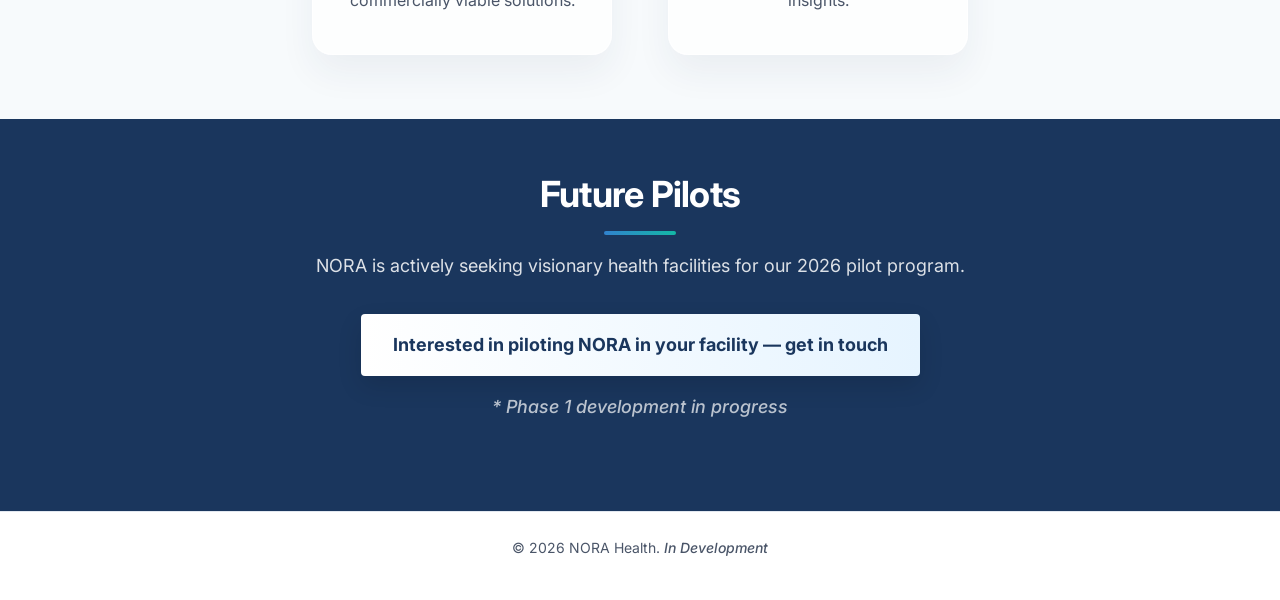
<file: nora-site/index.html>
<!DOCTYPE html>
<html lang="en">
<head>
    <meta charset="UTF-8">
    <meta name="viewport" content="width=device-width, initial-scale=1.0">
    <title>NORA | Evidence-Based Clinical Communication</title>
    <meta name="description" content="NORA: Nurse arrives prepared. One visit. Any language. Grounded in evidence, validated by Harvard.">
    <link rel="stylesheet" href="style.css">
</head>
<body>
    <header id="hero">
        <!-- Harvard Validation -->
        <div class="container">
            <span class="badge">Australian Winners of the Harvard University Health Systems Innovation Lab Global Hackathon</span>
            <h1>
                <span class="hero-initial">N</span>urse
                <span class="hero-initial">O</span>perational
                <span class="hero-initial">R</span>esponse
                <span class="hero-initial">A</span>ssistance
            </h1>
            <p class="status-tag">Currently in development.</p>
        </div>
    </header>

    <main>
        <section id="problem">
            <div class="container">
                <h2 class="section-title">The Problem</h2>
                <p class="section-subtitle">Healthcare environments face a documented "call bell burden," leading to significant nursing time loss and patient safety risks.</p>
                
                <div class="evidence-grid">
                    <div class="evidence-card">
                        <div class="evidence-icon">🔔</div>
                        <h3>Call Bell Burden</h3>
                        <p>Studies indicate up to <strong>50%</strong> of call bells are for non-clinical needs, creating constant cognitive load and "alarm fatigue."</p>
                        <cite>Source: Journal of Clinical Nursing</cite>
                    </div>
                    
                    <div class="evidence-card">
                        <div class="evidence-icon">⏱️</div>
                        <h3>Nursing Time Loss</h3>
                        <p>Nurses lose an average of <strong>2.5 hours per shift</strong> due to communication inefficiencies and multiple trips for simple patient requests.</p>
                        <cite>Source: Health Care Management Review</cite>
                    </div>
                    
                    <div class="evidence-card">
                        <div class="evidence-icon">🌐</div>
                        <h3>Language Gap</h3>
                        <p>Patients with limited English proficiency face a <strong>30% higher risk</strong> of adverse clinical events due to communication barriers.</p>
                        <cite>Source: Joint Commission Resources</cite>
                    </div>
                </div>
            </div>
        </section>

        <section id="solution">
            <div class="container">
                <h2 class="section-title">The Solution</h2>
                <p class="section-subtitle">A clinical workflow that anticipates patient needs before the first step into the room.</p>
                <div class="value-prop">
                    <p>Nurse arrives prepared.</p>
                    <p>One visit. Any language.</p>
                </div>
            </div>
        </section>

        <section id="team">
            <div class="container">
                <h2 class="section-title">The Team</h2>
                <p class="section-subtitle">A multidisciplinary team rethinking how clinical communication works in high-pressure environments.</p>
                <div class="team-grid">
                    <div class="team-card">
                        <div class="photo-placeholder"></div>
                        <h3>Dr. Mohamad Assoum</h3>
                        <p class="role">Founder and CEO</p>
                        <p class="bio">Global health leader with experience across WHO, CIFF, and Merck KGaA. Background in health systems design and strengthening, with a focus on scaling impactful solutions across complex care environments.</p>
                    </div>
                    <div class="team-card">
                        <img class="team-photo" src="team_photos/ava_headshot.jpg" alt="Ava Frohna">
                        <h3>Ava Frohna</h3>
                        <p class="role">Co-Founder and <br>Technical Lead</p>
                        <p class="bio">Master of Cybersecurity student at the University of Sydney, focused on secure system design and healthcare data infrastructure. Experience building scalable, high-reliability systems with a focus on safety and performance.</p>
                    </div>
                    <div class="team-card">
                        <div class="photo-placeholder"></div>
                        <h3>Dr. Priyanka Grover</h3>
                        <p class="role">Co-Founder and <br>Clinical Lead</p>
                        <p class="bio">Senior dentist with experience in public health systems (LHD) and clinical workflow design. Focused on patient safety and improving care delivery. Currently pursuing a Master of Leadership in Health Management at UNSW.</p>
                    </div>
                    <div class="team-card">
                        <div class="photo-placeholder"></div>
                        <h3>Ted Dennis</h3>
                        <p class="role">Co-Founder and Commercial Lead</p>
                        <p class="bio">Strategy and ventures professional at Deloitte with experience in health economics, market entry, and venture building. Focused on translating innovation into scalable, commercially viable solutions.</p>
                    </div>
                    <div class="team-card">
                        <div class="photo-placeholder"></div>
                        <h3>Tianyu Han</h3>
                        <p class="role">Co-Founder and <br>Data/AI Lead</p>
                        <p class="bio">Master of Data Science student at the University of Sydney with experience in LLMOps and data engineering. Focused on building intelligent, scalable systems and translating data into actionable insights.</p>
                    </div>
                </div>
            </div>
        </section>

        <section id="contact">
            <div class="container">
                <h2 class="section-title" style="color: white;">Future Pilots</h2>
                <p>NORA is actively seeking visionary health facilities for our 2026 pilot program.</p>
                <a href="mailto:hello@norahealth.au" class="cta-button">Interested in piloting NORA in your facility — get in touch</a>
                <p class="status-tag" style="margin-top: var(--space-4); color: rgba(255,255,255,0.7);">* Phase 1 development in progress</p>
            </div>
        </section>
    </main>

    <footer>
        <div class="container">
            <p>&copy; 2026 NORA Health. <span class="status-tag">In Development</span></p>
        </div>
    </footer>
</body>
</html>
</file>
<file: style.css>
@import url('https://fonts.googleapis.com/css2?family=Inter:wght@400;500;600;700;800;900&display=swap');

:root {
    --color-ink: #0a1628;
    --color-ink-2: #142b4c;
    --color-text: #0f172a;
    --color-text-muted: #475569;
    --color-text-faint: #94a3b8;
    --color-bg: #ffffff;
    --color-bg-soft: #f6f8fb;
    --color-line: rgba(15, 23, 42, 0.08);
    --color-accent: #2e9b9b;
    --color-accent-2: #3b82f6;
    --color-accent-3: #8b5cf6;

    --font: 'Inter', -apple-system, BlinkMacSystemFont, "SF Pro Display", "Segoe UI", Roboto, sans-serif;

    --container: 1180px;
    --radius: 22px;
    --radius-sm: 14px;

    --ease: cubic-bezier(0.22, 1, 0.36, 1);
    --ease-out: cubic-bezier(0.16, 1, 0.3, 1);

    --shadow-sm: 0 4px 14px rgba(15, 23, 42, 0.06);
    --shadow: 0 24px 60px rgba(15, 23, 42, 0.10);
    --shadow-lg: 0 40px 90px rgba(15, 23, 42, 0.18);
}

* { margin: 0; padding: 0; box-sizing: border-box; }
*::selection { background: var(--color-accent); color: #fff; }

html { scroll-behavior: smooth; }

body {
    font-family: var(--font);
    font-size: 17px;
    line-height: 1.6;
    color: var(--color-text);
    background: var(--color-bg);
    -webkit-font-smoothing: antialiased;
    -moz-osx-font-smoothing: grayscale;
    overflow-x: hidden;
}

html {
    background: #050b18;
}

img, svg { display: block; max-width: 100%; }

p { color: var(--color-text-muted); }

.container {
    max-width: var(--container);
    margin: 0 auto;
    padding: 0 28px;
}

/* ---------- Nav ---------- */
#nav {
    position: fixed;
    top: 0; left: 0; right: 0;
    z-index: 100;
    transition: background 0.4s var(--ease), backdrop-filter 0.4s var(--ease), border-color 0.4s var(--ease);
    border-bottom: 1px solid transparent;
}

#nav.scrolled {
    background: rgba(255, 255, 255, 0.72);
    backdrop-filter: saturate(180%) blur(20px);
    -webkit-backdrop-filter: saturate(180%) blur(20px);
    border-bottom-color: var(--color-line);
}

.nav-inner {
    max-width: var(--container);
    margin: 0 auto;
    padding: 14px 28px;
    display: flex;
    align-items: center;
    justify-content: space-between;
    gap: 24px;
}

.nav-brand {
    display: flex;
    align-items: center;
    color: #fff;
    transition: color 0.4s var(--ease);
}
#nav.scrolled .nav-brand { color: var(--color-ink-2); }

.nav-logo {
    height: 28px;
    width: auto;
}
.nav-logo.small { height: 32px; }

.nav-links {
    list-style: none;
    display: flex;
    gap: 34px;
}

.nav-links a {
    color: rgba(255, 255, 255, 0.82);
    text-decoration: none;
    font-size: 14px;
    font-weight: 500;
    transition: color 0.3s var(--ease);
    position: relative;
}
.nav-links a:hover { color: #fff; }
#nav.scrolled .nav-links a { color: var(--color-text-muted); }
#nav.scrolled .nav-links a:hover { color: var(--color-ink-2); }

.nav-cta {
    color: var(--color-ink);
    background: #fff;
    text-decoration: none;
    padding: 9px 18px;
    border-radius: 999px;
    font-size: 14px;
    font-weight: 600;
    transition: transform 0.3s var(--ease), box-shadow 0.3s var(--ease);
    box-shadow: 0 4px 14px rgba(0, 0, 0, 0.15);
}
.nav-cta:hover { transform: translateY(-1px); box-shadow: 0 8px 22px rgba(0, 0, 0, 0.2); }

@media (max-width: 720px) {
    .nav-links { display: none; }
}

/* ---------- Hero ---------- */
#hero {
    position: relative;
    min-height: 100vh;
    display: flex;
    align-items: center;
    justify-content: center;
    overflow: hidden;
    color: #fff;
    background: radial-gradient(ellipse at top, #1e3a5f 0%, #0a1628 55%, #050b18 100%);
    padding: 140px 28px 100px;
    --mx: 0; --my: 0;
}

.hero-bg { position: absolute; inset: 0; pointer-events: none; }

.orb {
    position: absolute;
    border-radius: 50%;
    filter: blur(80px);
    opacity: 0.55;
    animation: float 18s ease-in-out infinite;
    transition: transform 1s var(--ease);
}
.orb-a {
    width: 540px; height: 540px;
    top: -160px; left: -120px;
    background: radial-gradient(circle, #2e9b9b, transparent 70%);
    transform: translate(calc(var(--mx) * 30px), calc(var(--my) * 30px));
}
.orb-b {
    width: 620px; height: 620px;
    bottom: -200px; right: -160px;
    background: radial-gradient(circle, #3b82f6, transparent 70%);
    animation-delay: -6s;
    transform: translate(calc(var(--mx) * -40px), calc(var(--my) * -40px));
}
.orb-c {
    width: 380px; height: 380px;
    top: 30%; left: 50%;
    background: radial-gradient(circle, #8b5cf6, transparent 70%);
    opacity: 0.4;
    animation-delay: -12s;
    transform: translate(calc(-50% + var(--mx) * 20px), calc(var(--my) * 20px));
}

@keyframes float {
    0%, 100% { translate: 0 0; }
    50% { translate: 0 -40px; }
}

.grid-overlay {
    position: absolute;
    inset: 0;
    background-image:
        linear-gradient(rgba(255,255,255,0.04) 1px, transparent 1px),
        linear-gradient(90deg, rgba(255,255,255,0.04) 1px, transparent 1px);
    background-size: 64px 64px;
    mask-image: radial-gradient(ellipse at center, black 30%, transparent 75%);
    -webkit-mask-image: radial-gradient(ellipse at center, black 30%, transparent 75%);
}

.hero-content {
    position: relative;
    z-index: 2;
    max-width: 980px;
    text-align: center;
}

.hero-eyebrow {
    display: inline-flex;
    align-items: center;
    gap: 10px;
    padding: 7px 16px 7px 14px;
    border: 1px solid rgba(255, 255, 255, 0.18);
    background: rgba(255, 255, 255, 0.06);
    border-radius: 999px;
    font-size: 13px;
    font-weight: 500;
    color: rgba(255, 255, 255, 0.86);
    margin-bottom: 28px;
    backdrop-filter: blur(10px);
}

/* ---------- Call-bell demo ---------- */
.callbell {
    display: inline-flex;
    align-items: center;
    gap: 22px;
    padding: 20px 24px 20px 22px;
    border-radius: 22px;
    background: rgba(239, 68, 68, 0.12);
    border: 1px solid rgba(239, 68, 68, 0.4);
    backdrop-filter: blur(14px);
    -webkit-backdrop-filter: blur(14px);
    box-shadow: 0 22px 60px rgba(239, 68, 68, 0.22);
    margin: 0 auto 44px;
    max-width: min(780px, 100%);
    text-align: left;
    transition: background 0.7s var(--ease), border-color 0.7s var(--ease), box-shadow 0.7s var(--ease);
}

.callbell[data-state="resolved"] {
    background: rgba(46, 155, 155, 0.12);
    border-color: rgba(94, 234, 212, 0.45);
    box-shadow: 0 22px 60px rgba(46, 155, 155, 0.28);
}

.callbell-light {
    position: relative;
    width: 44px; height: 44px;
    flex-shrink: 0;
    display: flex;
    align-items: center;
    justify-content: center;
}

.cb-core {
    position: absolute;
    width: 18px; height: 18px;
    border-radius: 50%;
    background: #ef4444;
    box-shadow: 0 0 26px 6px rgba(239, 68, 68, 0.75);
    transition: background 0.7s var(--ease), box-shadow 0.7s var(--ease);
    animation: cbBlink 0.9s ease-in-out infinite;
}
.callbell[data-state="resolved"] .cb-core {
    background: #5eead4;
    box-shadow: 0 0 30px 7px rgba(94, 234, 212, 0.7);
    animation: cbCalm 2.4s ease-in-out infinite;
}

.cb-ring {
    position: absolute;
    width: 44px; height: 44px;
    border-radius: 50%;
    border: 2px solid rgba(239, 68, 68, 0.7);
    animation: cbRing 1.4s ease-out infinite;
    transition: border-color 0.7s var(--ease);
}
.cb-ring.delay { animation-delay: 0.7s; }
.callbell[data-state="resolved"] .cb-ring {
    border-color: rgba(94, 234, 212, 0.55);
    animation-duration: 2.6s;
}

@keyframes cbBlink {
    0%, 100% { opacity: 1; transform: scale(1); }
    50% { opacity: 0.55; transform: scale(0.85); }
}
@keyframes cbCalm {
    0%, 100% { transform: scale(1); }
    50% { transform: scale(1.08); }
}
@keyframes cbRing {
    0% { transform: scale(0.6); opacity: 0.9; }
    100% { transform: scale(2.2); opacity: 0; }
}

.callbell-text {
    display: flex;
    flex-direction: column;
    gap: 2px;
    line-height: 1.3;
    flex: 1 1 auto;
    min-width: 0;
}

.callbell-label {
    font-size: 12px;
    font-weight: 700;
    text-transform: uppercase;
    letter-spacing: 0.16em;
    color: #fca5a5;
    transition: color 0.7s var(--ease);
}
.callbell[data-state="resolved"] .callbell-label { color: #5eead4; }

.cb-label-active, .cb-label-resolved,
.cb-detail-active, .cb-detail-resolved,
.cb-action-active, .cb-action-resolved { display: inline; }
.callbell[data-state="active"] .cb-label-resolved,
.callbell[data-state="active"] .cb-detail-resolved,
.callbell[data-state="active"] .cb-action-resolved { display: none; }
.callbell[data-state="resolved"] .cb-label-active,
.callbell[data-state="resolved"] .cb-detail-active,
.callbell[data-state="resolved"] .cb-action-active { display: none; }

.callbell-detail {
    font-size: 15px;
    font-weight: 500;
    color: rgba(255, 255, 255, 0.88);
    overflow: hidden;
    text-overflow: ellipsis;
    white-space: nowrap;
    margin-top: 4px;
}

.callbell-action {
    flex-shrink: 0;
    display: inline-flex;
    align-items: center;
    gap: 8px;
    padding: 11px 18px;
    border-radius: 999px;
    border: 1px solid rgba(255, 255, 255, 0.24);
    background: rgba(255, 255, 255, 0.10);
    color: #fff;
    font-family: inherit;
    font-size: 14px;
    font-weight: 600;
    cursor: pointer;
    transition: background 0.3s var(--ease), border-color 0.3s var(--ease), transform 0.3s var(--ease);
    white-space: nowrap;
}
.callbell-action:hover {
    background: rgba(255, 255, 255, 0.16);
    border-color: rgba(255, 255, 255, 0.4);
    transform: translateY(-1px);
}
.callbell-action .cb-arrow { transition: transform 0.3s var(--ease); }
.callbell-action:hover .cb-arrow { transform: translateX(3px); }

@media (max-width: 620px) {
    .callbell {
        flex-wrap: wrap;
        justify-content: center;
        text-align: center;
        gap: 12px;
        padding: 14px 16px;
        border-radius: 18px;
    }
    .callbell-text { flex: 1 1 100%; align-items: center; }
    .callbell-detail { white-space: normal; }
}

/* ---------- Hero status (small "in development" tag) ---------- */
.hero-status-row {
    display: block;
    width: 100%;
    text-align: center;
    margin: 0 0 22px;
}

.hero-status {
    display: inline-flex;
    align-items: center;
    gap: 9px;
    padding: 6px 14px;
    border-radius: 999px;
    border: 1px solid rgba(255, 255, 255, 0.14);
    background: rgba(255, 255, 255, 0.04);
    backdrop-filter: blur(10px);
    font-size: 12px;
    font-weight: 500;
    color: rgba(255, 255, 255, 0.62);
    letter-spacing: 0.04em;
}

.pulse-dot {
    width: 7px; height: 7px;
    background: #2e9b9b;
    border-radius: 50%;
    box-shadow: 0 0 0 0 rgba(46, 155, 155, 0.7);
    animation: pulse 2s infinite;
}

@keyframes pulse {
    0% { box-shadow: 0 0 0 0 rgba(46, 155, 155, 0.6); }
    70% { box-shadow: 0 0 0 12px rgba(46, 155, 155, 0); }
    100% { box-shadow: 0 0 0 0 rgba(46, 155, 155, 0); }
}

.hero-title {
    font-size: clamp(2.6rem, 7vw, 5.6rem);
    font-weight: 800;
    line-height: 0.95;
    letter-spacing: -0.035em;
    color: #fff;
    margin: 0 0 28px;
}

.hero-title-line1 {
    display: block;
}

.hero-title-line2 {
    display: block;
}

.hero-title .nora-letter {
    display: inline-block;
}

.gradient-text {
    background: linear-gradient(120deg, #5eead4 0%, #60a5fa 40%, #c4b5fd 100%);
    -webkit-background-clip: text;
    background-clip: text;
    -webkit-text-fill-color: transparent;
    color: transparent;
}

.hero-sub {
    font-size: clamp(1.05rem, 1.6vw, 1.3rem);
    color: rgba(255, 255, 255, 0.72);
    max-width: 680px;
    margin: 0 auto 36px;
    line-height: 1.55;
}

/* ---------- NORA brand grid (in solution section) ---------- */
.nora-define {
    display: grid;
    grid-template-columns: repeat(4, minmax(0, 1fr));
    gap: 0;
    max-width: 920px;
    margin: 0 auto 90px;
    padding: 16px 0;
}

.nl-block {
    position: relative;
    display: flex;
    flex-direction: column;
    align-items: center;
    gap: 18px;
    padding: 30px 14px;
    transition: transform 0.4s var(--ease);
}

.nl-block + .nl-block::before {
    content: "";
    position: absolute;
    left: 0;
    top: 18%;
    bottom: 18%;
    width: 1px;
    background: linear-gradient(180deg, transparent, rgba(255, 255, 255, 0.16), transparent);
}

.nl-block::after {
    content: "";
    position: absolute;
    top: 0;
    left: 30%;
    right: 30%;
    height: 2px;
    border-radius: 2px;
    background: linear-gradient(90deg, transparent, rgba(94, 234, 212, 0.6), transparent);
    opacity: 0;
    transition: opacity 0.4s var(--ease), left 0.4s var(--ease), right 0.4s var(--ease);
}
.nl-block:hover::after {
    opacity: 1;
    left: 12%;
    right: 12%;
}
.nl-block:hover {
    transform: translateY(-4px);
}

.nl-letter {
    font-size: clamp(3.6rem, 7.2vw, 5.6rem);
    font-weight: 900;
    line-height: 0.9;
    letter-spacing: -0.04em;
    background: linear-gradient(135deg, #ffffff 0%, #5eead4 45%, #60a5fa 90%);
    background-size: 200% 200%;
    -webkit-background-clip: text;
    background-clip: text;
    -webkit-text-fill-color: transparent;
    color: transparent;
    animation: noraGradient 8s ease-in-out infinite;
    filter: drop-shadow(0 10px 28px rgba(94, 234, 212, 0.3));
    transition: filter 0.4s var(--ease);
}
.nl-block:hover .nl-letter {
    filter: drop-shadow(0 10px 30px rgba(94, 234, 212, 0.55));
}

.nl-word {
    font-size: 13px;
    font-weight: 700;
    letter-spacing: 0.24em;
    text-transform: uppercase;
    color: rgba(255, 255, 255, 0.62);
    transition: color 0.4s var(--ease);
}
.nl-block:hover .nl-word {
    color: rgba(255, 255, 255, 0.95);
}

@keyframes noraGradient {
    0%, 100% { background-position: 0% 50%; }
    50% { background-position: 100% 50%; }
}

@media (max-width: 600px) {
    .nora-define {
        grid-template-columns: repeat(2, minmax(0, 1fr));
        gap: 4px;
        max-width: 360px;
    }
    .nl-block + .nl-block::before { display: none; }
}

.hero-badge {
    display: inline-flex;
    align-items: center;
    gap: 10px;
    padding: 11px 20px;
    border-radius: 999px;
    background: linear-gradient(120deg, rgba(46, 155, 155, 0.18), rgba(59, 130, 246, 0.18));
    border: 1px solid rgba(255, 255, 255, 0.16);
    color: #fff;
    font-size: 13px;
    font-weight: 600;
    line-height: 1.3;
}
.hero-badge svg { color: #fbbf24; flex-shrink: 0; }

.scroll-cue {
    position: absolute;
    bottom: 40px;
    left: 50%;
    transform: translateX(-50%);
    width: 26px;
    height: 42px;
    border: 2px solid rgba(255, 255, 255, 0.3);
    border-radius: 14px;
    z-index: 2;
}
.scroll-cue span {
    display: block;
    width: 3px; height: 8px;
    background: rgba(255, 255, 255, 0.6);
    border-radius: 2px;
    margin: 6px auto;
    animation: scrollDown 1.8s ease-in-out infinite;
}
@keyframes scrollDown {
    0%, 100% { opacity: 0; transform: translateY(0); }
    50% { opacity: 1; transform: translateY(8px); }
}

/* ---------- Reveal animation ---------- */
.reveal, .stat-card, .team-card, .flow-step, .section-head, .value-prop {
    opacity: 0;
    transform: translateY(28px);
    transition: opacity 0.9s var(--ease-out), transform 0.9s var(--ease-out);
    will-change: opacity, transform;
}
.reveal.in, .stat-card.in, .team-card.in, .flow-step.in, .section-head.in, .value-prop.in {
    opacity: 1;
    transform: translateY(0);
}

@media (prefers-reduced-motion: reduce) {
    *, *::before, *::after {
        animation-duration: 0.01ms !important;
        transition-duration: 0.01ms !important;
    }
    .reveal, .stat-card, .team-card, .flow-step, .section-head, .value-prop {
        opacity: 1; transform: none;
    }
}

/* ---------- Section heads ---------- */
section { padding: 140px 0; }

.section-head {
    text-align: center;
    max-width: 820px;
    margin: 0 auto 80px;
}

.kicker {
    display: inline-block;
    font-size: 12px;
    font-weight: 700;
    color: var(--color-accent);
    text-transform: uppercase;
    letter-spacing: 0.18em;
    margin-bottom: 22px;
}
.kicker.light { color: #5eead4; }

.section-title {
    font-size: clamp(2rem, 5vw, 3.6rem);
    font-weight: 800;
    line-height: 1.06;
    letter-spacing: -0.03em;
    color: var(--color-ink);
    margin-bottom: 22px;
}
.section-title .muted { color: var(--color-text-faint); font-weight: 800; }

.section-sub {
    font-size: 1.15rem;
    line-height: 1.6;
    color: var(--color-text-muted);
    max-width: 640px;
    margin: 0 auto;
}

.section-head.light .section-title { color: #fff; }
.section-head.light .section-title .muted { color: rgba(255, 255, 255, 0.45); }
.section-head.light .section-sub { color: rgba(255, 255, 255, 0.7); }

/* ---------- Problem / Stats ---------- */
#problem { background: var(--color-bg); }

.stats-grid {
    display: grid;
    grid-template-columns: repeat(3, minmax(0, 1fr));
    gap: 22px;
}

.stat-card {
    position: relative;
    padding: 38px 32px 32px;
    border-radius: var(--radius);
    background: var(--color-bg-soft);
    border: 1px solid var(--color-line);
    transition: transform 0.5s var(--ease), box-shadow 0.5s var(--ease), border-color 0.5s var(--ease);
    overflow: hidden;
}
.stat-card::before {
    content: "";
    position: absolute;
    inset: 0;
    background: linear-gradient(135deg, rgba(46, 155, 155, 0.08), transparent 50%);
    opacity: 0;
    transition: opacity 0.5s var(--ease);
    pointer-events: none;
}
.stat-card:hover {
    border-color: rgba(46, 155, 155, 0.4);
    box-shadow: var(--shadow);
}
.stat-card:hover::before { opacity: 1; }

.stat-num {
    font-size: clamp(3.4rem, 6vw, 5rem);
    font-weight: 900;
    line-height: 1;
    letter-spacing: -0.04em;
    background: linear-gradient(135deg, var(--color-ink-2), var(--color-accent));
    -webkit-background-clip: text;
    background-clip: text;
    -webkit-text-fill-color: transparent;
    margin-bottom: 22px;
}

.stat-card h3 {
    font-size: 1.4rem;
    font-weight: 700;
    color: var(--color-ink);
    margin-bottom: 12px;
    letter-spacing: -0.01em;
}
.stat-card p {
    font-size: 0.97rem;
    line-height: 1.6;
    margin-bottom: 22px;
}
.stat-card cite {
    display: block;
    font-size: 11px;
    font-style: normal;
    text-transform: uppercase;
    letter-spacing: 0.14em;
    font-weight: 700;
    color: var(--color-text-faint);
}

/* ---------- Solution ---------- */
#solution {
    position: relative;
    background: linear-gradient(180deg, #0a1628 0%, #142b4c 100%);
    color: #fff;
    overflow: hidden;
}

.solution-bg { position: absolute; inset: 0; pointer-events: none; }
.orb-d {
    width: 600px; height: 600px;
    top: -200px; right: -200px;
    background: radial-gradient(circle, #2e9b9b, transparent 70%);
    opacity: 0.35;
}
.orb-e {
    width: 500px; height: 500px;
    bottom: -200px; left: -150px;
    background: radial-gradient(circle, #3b82f6, transparent 70%);
    opacity: 0.3;
    animation-delay: -8s;
}
#solution .container { position: relative; z-index: 2; }

.flow {
    display: flex;
    align-items: stretch;
    justify-content: center;
    gap: 18px;
    margin-bottom: 90px;
    flex-wrap: wrap;
}

.flow-step {
    flex: 1 1 240px;
    max-width: 320px;
    padding: 32px 28px;
    background: rgba(255, 255, 255, 0.04);
    border: 1px solid rgba(255, 255, 255, 0.1);
    border-radius: var(--radius);
    backdrop-filter: blur(12px);
    transition: transform 0.5s var(--ease), background 0.5s var(--ease), border-color 0.5s var(--ease);
}
.flow-step:hover {
    transform: translateY(-4px);
    background: rgba(255, 255, 255, 0.07);
    border-color: rgba(94, 234, 212, 0.35);
}

.flow-num {
    width: 42px; height: 42px;
    border-radius: 12px;
    background: linear-gradient(135deg, #2e9b9b, #3b82f6);
    display: flex;
    align-items: center;
    justify-content: center;
    font-weight: 800;
    color: #fff;
    margin-bottom: 22px;
    font-size: 18px;
}

.flow-step h3 {
    font-size: 1.45rem;
    font-weight: 700;
    color: #fff;
    margin-bottom: 10px;
    letter-spacing: -0.01em;
}
.flow-step p {
    font-size: 0.97rem;
    color: rgba(255, 255, 255, 0.7);
    line-height: 1.55;
}

.flow-arrow {
    align-self: center;
    color: rgba(255, 255, 255, 0.3);
    font-size: 22px;
    font-weight: 300;
}

@media (max-width: 880px) {
    .flow-arrow { display: none; }
}

.value-prop {
    text-align: center;
    padding: 0 20px;
}
.value-prop p {
    font-size: clamp(1.8rem, 4.5vw, 3.2rem);
    font-weight: 800;
    color: #fff;
    line-height: 1.15;
    letter-spacing: -0.025em;
    margin-bottom: 6px;
}
.value-prop p.accent {
    background: linear-gradient(120deg, #5eead4, #60a5fa);
    -webkit-background-clip: text;
    background-clip: text;
    -webkit-text-fill-color: transparent;
}

/* ---------- Team ---------- */
#team {
    background: var(--color-bg-soft);
    padding: 140px 0 130px;
}

.team-grid {
    display: grid;
    grid-template-columns: repeat(auto-fit, minmax(250px, 1fr));
    gap: 26px;
    max-width: 1100px;
    margin: 0 auto;
}

.team-card {
    text-align: center;
    padding: 38px 24px 30px;
    background: #fff;
    border: 1px solid var(--color-line);
    border-radius: var(--radius);
    transition: transform 0.5s var(--ease), box-shadow 0.5s var(--ease), border-color 0.5s var(--ease);
}
.team-card:hover {
    transform: translateY(-6px);
    box-shadow: var(--shadow);
    border-color: rgba(46, 155, 155, 0.3);
}

.team-photo {
    width: 132px;
    height: 132px;
    aspect-ratio: 1;
    object-fit: cover;
    border-radius: 50%;
    margin: 0 auto 22px;
    background: linear-gradient(135deg, #e0f2fe, #bfdbfe 50%, #c4b5fd);
    box-shadow: 0 12px 28px rgba(15, 23, 42, 0.12);
    border: 4px solid #fff;
}
.team-photo.placeholder {
    background: linear-gradient(135deg, #e0f2fe, #bfdbfe 50%, #c4b5fd);
}

.team-card h3 {
    font-size: 1.18rem;
    font-weight: 700;
    color: var(--color-ink);
    margin-bottom: 4px;
    letter-spacing: -0.01em;
}
.team-card .role {
    font-size: 12px;
    font-weight: 700;
    text-transform: uppercase;
    letter-spacing: 0.12em;
    color: var(--color-accent);
    margin-bottom: 16px;
}
.team-card .bio {
    font-size: 0.92rem;
    line-height: 1.55;
    color: var(--color-text-muted);
    margin: 0 0 20px;
}

.team-contact-btn {
    display: inline-flex;
    align-items: center;
    gap: 6px;
    padding: 8px 20px;
    border-radius: 999px;
    border: 1.5px solid var(--color-accent);
    color: var(--color-accent);
    font-size: 13px;
    font-weight: 600;
    text-decoration: none;
    letter-spacing: 0.02em;
    transition: background 0.25s var(--ease), color 0.25s var(--ease), transform 0.25s var(--ease);
}
.team-contact-btn:hover {
    background: var(--color-accent);
    color: #fff;
    transform: translateY(-1px);
}

/* ---------- Contact ---------- */
#contact {
    position: relative;
    background: radial-gradient(ellipse at top, #142b4c 0%, #0a1628 60%, #050b18 100%);
    color: #fff;
    text-align: center;
    overflow: hidden;
    padding: 130px 0 120px;
}
.contact-bg { position: absolute; inset: 0; pointer-events: none; }
.orb-f {
    width: 520px; height: 520px;
    top: -160px; left: -120px;
    background: radial-gradient(circle, #8b5cf6, transparent 70%);
    opacity: 0.3;
}
.orb-g {
    width: 580px; height: 580px;
    bottom: -200px; right: -160px;
    background: radial-gradient(circle, #2e9b9b, transparent 70%);
    opacity: 0.32;
    animation-delay: -6s;
}
#contact .container { position: relative; z-index: 2; }

.contact-title {
    font-size: clamp(2.4rem, 6vw, 4.5rem);
    font-weight: 800;
    line-height: 1.05;
    letter-spacing: -0.035em;
    color: #fff;
    margin: 24px 0 22px;
}

.contact-sub {
    font-size: 1.15rem;
    color: rgba(255, 255, 255, 0.72);
    max-width: 600px;
    margin: 0 auto 40px;
    line-height: 1.6;
}

.cta-button {
    display: inline-flex;
    align-items: center;
    gap: 10px;
    padding: 16px 28px;
    background: #fff;
    color: var(--color-ink);
    text-decoration: none;
    font-weight: 600;
    font-size: 1rem;
    border-radius: 999px;
    transition: transform 0.3s var(--ease), box-shadow 0.3s var(--ease);
    box-shadow: 0 14px 32px rgba(0, 0, 0, 0.3);
}
.cta-button svg { transition: transform 0.3s var(--ease); }
.cta-button:hover { transform: translateY(-2px); box-shadow: 0 18px 40px rgba(0, 0, 0, 0.4); }
.cta-button:hover svg { transform: translateX(4px); }

.status-tag-light {
    margin-top: 32px;
    font-size: 13px;
    color: rgba(255, 255, 255, 0.45);
    font-style: italic;
}

/* ---------- Footer ---------- */
footer {
    background: #050b18;
    color: rgba(255, 255, 255, 0.5);
    padding: 32px 0;
    font-size: 13px;
}
.footer-inner {
    display: flex;
    align-items: center;
    justify-content: space-between;
    gap: 20px;
    flex-wrap: wrap;
}
.footer-brand { color: rgba(255, 255, 255, 0.7); }
footer p { color: inherit; margin: 0; }

/* ---------- Responsive ---------- */
@media (max-width: 1024px) {
    .stats-grid { grid-template-columns: 1fr; max-width: 520px; margin: 0 auto; }
    section { padding: 110px 0; }
}

@media (max-width: 720px) {
    body { font-size: 16px; }
    section { padding: 90px 0; }
    .section-head { margin-bottom: 56px; }
    #hero { padding: 120px 22px 80px; min-height: auto; }
    .hero-badge { font-size: 12px; padding: 9px 16px; }
    .container { padding: 0 22px; }
    .nav-inner { padding: 12px 22px; }
    .scroll-cue { display: none; }
}

/* ---------- Pilot form ---------- */
.pilot-form-wrap {
    max-width: 640px;
    margin: 0 auto 40px;
    text-align: left;
    display: flex;
    flex-direction: column;
    gap: 16px;
}

.pilot-row {
    display: grid;
    grid-template-columns: 1fr 1fr;
    gap: 16px;
}

@media (max-width: 600px) {
    .pilot-row { grid-template-columns: 1fr; }
}

.pilot-field {
    display: flex;
    flex-direction: column;
    gap: 7px;
}

.pilot-field label {
    font-size: 13px;
    font-weight: 600;
    color: rgba(255, 255, 255, 0.7);
    letter-spacing: 0.03em;
}

.pilot-field input,
.pilot-field textarea {
    background: rgba(255, 255, 255, 0.07);
    border: 1px solid rgba(255, 255, 255, 0.18);
    border-radius: var(--radius-sm);
    padding: 13px 16px;
    color: #fff;
    font-family: var(--font);
    font-size: 0.95rem;
    line-height: 1.5;
    transition: border-color 0.25s var(--ease), background 0.25s var(--ease);
    width: 100%;
    outline: none;
    resize: vertical;
}

.pilot-field input::placeholder,
.pilot-field textarea::placeholder {
    color: rgba(255, 255, 255, 0.32);
}

.pilot-field input:focus,
.pilot-field textarea:focus {
    border-color: rgba(94, 234, 212, 0.6);
    background: rgba(255, 255, 255, 0.1);
}

.pilot-submit {
    margin-top: 6px;
    align-self: flex-start;
}

.pilot-success {
    font-size: 14px;
    min-height: 20px;
    margin: 0;
}

/* ---------- Interface ---------- */
#interface {
    position: relative;
    background: linear-gradient(180deg, #050b18 0%, #0a1628 50%, #0d1f3c 100%);
    color: #fff;
    overflow: hidden;
    padding: 140px 0 130px;
}

.interface-bg { position: absolute; inset: 0; pointer-events: none; }
.orb-h {
    width: 560px; height: 560px;
    top: -180px; right: -140px;
    background: radial-gradient(circle, #2e9b9b, transparent 70%);
    opacity: 0.28;
    animation-delay: -4s;
}
.orb-i {
    width: 480px; height: 480px;
    bottom: -160px; left: -120px;
    background: radial-gradient(circle, #3b82f6, transparent 70%);
    opacity: 0.22;
    animation-delay: -10s;
}
#interface .container { position: relative; z-index: 2; }

.nora-dash {
    display: flex;
    border-radius: 18px;
    overflow: hidden;
    border: 1px solid rgba(94, 234, 212, 0.2);
    box-shadow:
        0 0 0 1px rgba(94, 234, 212, 0.08),
        0 40px 100px rgba(0, 0, 0, 0.6),
        0 0 60px rgba(46, 155, 155, 0.12);
    background: rgba(8, 16, 32, 0.9);
    backdrop-filter: blur(20px);
    min-height: 380px;
}

/* Sidebar */
.nd-sidebar {
    width: 180px;
    flex-shrink: 0;
    background: rgba(5, 11, 24, 0.95);
    border-right: 1px solid rgba(94, 234, 212, 0.1);
    display: flex;
    flex-direction: column;
    padding: 0;
}
.nd-logo {
    padding: 20px 18px 6px;
    font-size: 15px;
    font-weight: 800;
    letter-spacing: 0.12em;
    color: #5eead4;
}
.nd-ward {
    padding: 0 18px 16px;
    font-size: 10px;
    color: rgba(255,255,255,0.3);
    border-bottom: 1px solid rgba(255,255,255,0.06);
}
.nd-nav {
    padding: 12px 10px;
    flex: 1;
    display: flex;
    flex-direction: column;
    gap: 2px;
}
.nd-item {
    display: flex;
    align-items: center;
    gap: 8px;
    padding: 7px 10px;
    border-radius: 8px;
    font-size: 12px;
    color: rgba(255,255,255,0.4);
}
.nd-item.nd-active {
    background: rgba(94,234,212,0.08);
    color: #5eead4;
    border: 1px solid rgba(94,234,212,0.15);
}
.nd-icon { font-style: normal; font-size: 13px; }
.nd-badge {
    margin-left: auto;
    background: rgba(226, 75, 74, 0.85);
    color: #fff;
    font-size: 10px;
    font-weight: 700;
    padding: 1px 6px;
    border-radius: 10px;
}
.nd-badge.nd-teal {
    background: rgba(94,234,212,0.15);
    color: #5eead4;
}
.nd-user {
    padding: 12px;
    border-top: 1px solid rgba(255,255,255,0.06);
    display: flex;
    align-items: center;
    gap: 8px;
}
.nd-avatar {
    width: 26px; height: 26px;
    border-radius: 50%;
    background: rgba(46,155,155,0.2);
    border: 1px solid rgba(94,234,212,0.3);
    display: flex;
    align-items: center;
    justify-content: center;
    color: #5eead4;
    font-size: 9px;
    font-weight: 700;
    flex-shrink: 0;
}
.nd-uname { color: rgba(255,255,255,0.65); font-size: 11px; }
.nd-urole { color: rgba(255,255,255,0.3); font-size: 10px; }

/* Main area */
.nd-main {
    flex: 1;
    display: flex;
    flex-direction: column;
    min-width: 0;
}
.nd-topbar {
    padding: 16px 20px;
    border-bottom: 1px solid rgba(255,255,255,0.06);
    display: flex;
    align-items: center;
    justify-content: space-between;
}
.nd-title { font-size: 14px; font-weight: 600; color: #fff; }
.nd-sub { font-size: 11px; color: rgba(255,255,255,0.35); margin-top: 2px; }
.nd-live {
    display: flex;
    align-items: center;
    gap: 6px;
    font-size: 11px;
    color: #5eead4;
    background: rgba(94,234,212,0.08);
    border: 1px solid rgba(94,234,212,0.2);
    padding: 4px 12px;
    border-radius: 20px;
}
.nd-dot {
    width: 6px; height: 6px;
    background: #5eead4;
    border-radius: 50%;
    animation: ndBlink 1.4s ease-in-out infinite;
    box-shadow: 0 0 6px #5eead4;
}
@keyframes ndBlink { 0%,100%{opacity:1} 50%{opacity:0.3} }

/* Stats */
.nd-content { padding: 16px; display: flex; flex-direction: column; gap: 14px; }
.nd-stats {
    display: grid;
    grid-template-columns: repeat(4, 1fr);
    gap: 10px;
}
.nd-stat {
    background: rgba(255,255,255,0.03);
    border: 1px solid rgba(255,255,255,0.08);
    border-radius: 10px;
    padding: 12px 14px;
}
.nd-stat-label {
    font-size: 10px;
    color: rgba(255,255,255,0.35);
    text-transform: uppercase;
    letter-spacing: 0.07em;
    margin-bottom: 5px;
}
.nd-stat-val {
    font-size: 22px;
    font-weight: 700;
    color: #fff;
    line-height: 1;
}
.nd-red { color: #f09595; }
.nd-teal-val { color: #5eead4; }

/* Table */
.nd-table {
    background: rgba(255,255,255,0.02);
    border: 1px solid rgba(255,255,255,0.08);
    border-radius: 12px;
    overflow: hidden;
}
.nd-table-head {
    padding: 10px 14px;
    border-bottom: 1px solid rgba(255,255,255,0.06);
    display: flex;
    align-items: center;
    justify-content: flex-end;
}
.nd-filters { display: flex; gap: 4px; }
.nd-filter {
    font-size: 11px;
    padding: 3px 10px;
    border-radius: 6px;
    border: 1px solid rgba(255,255,255,0.1);
    color: rgba(255,255,255,0.4);
    cursor: pointer;
}
.nd-filter.nd-filter-active {
    background: rgba(94,234,212,0.1);
    border-color: rgba(94,234,212,0.3);
    color: #5eead4;
}
.nd-col-hd {
    display: grid;
    grid-template-columns: 76px 130px 1fr 80px 28px 100px;
    gap: 12px;
    padding: 8px 14px;
    background: rgba(0,0,0,0.2);
    border-bottom: 1px solid rgba(255,255,255,0.06);
    font-size: 10px;
    color: rgba(255,255,255,0.3);
    text-transform: uppercase;
    letter-spacing: 0.07em;
}
.nd-row {
    display: grid;
    grid-template-columns: 76px 130px 1fr 80px 28px 100px;
    gap: 12px;
    align-items: center;
    padding: 13px 14px;
    border-bottom: 1px solid rgba(255,255,255,0.05);
    border-left: 3px solid transparent;
    font-size: 12px;
    transition: background 0.2s;
}
.nd-row:hover { background: rgba(255,255,255,0.02); }
.nd-row.nd-last { border-bottom: none; }
.nd-row.nd-emergent {
    border-left-color: #f09595;
    background: rgba(226,75,74,0.06);
}
.nd-bed {
    display: inline-flex;
    align-items: center;
    font-size: 11px;
    font-weight: 600;
    padding: 3px 8px;
    border-radius: 6px;
    background: rgba(255,255,255,0.06);
    border: 1px solid rgba(255,255,255,0.1);
    color: rgba(255,255,255,0.8);
    white-space: nowrap;
}
.nd-patient { font-weight: 500; color: rgba(255,255,255,0.85); font-size: 12px; }
.nd-summary { color: rgba(255,255,255,0.7); font-size: 12px; display: flex; align-items: center; gap: 7px; }
.nd-lang {
    display: inline-flex;
    align-items: center;
    font-size: 9px;
    font-weight: 700;
    padding: 2px 5px;
    border-radius: 4px;
    background: rgba(59,130,246,0.15);
    border: 1px solid rgba(59,130,246,0.3);
    color: #93c5fd;
    letter-spacing: 0.04em;
    flex-shrink: 0;
}
.nd-time { color: rgba(255,255,255,0.35); font-size: 11px; }
.nd-flag { color: #f09595; font-size: 15px; }
.nd-actions { display: flex; gap: 5px; }
.nd-btn {
    background: rgba(94,234,212,0.1);
    border: 1px solid rgba(94,234,212,0.25);
    color: #5eead4;
    font-size: 11px;
    font-weight: 600;
    padding: 5px 11px;
    border-radius: 6px;
    cursor: pointer;
    font-family: var(--font);
    white-space: nowrap;
    transition: background 0.2s;
}
.nd-btn:hover { background: rgba(94,234,212,0.18); }
.nd-btn.nd-btn-ghost {
    background: transparent;
    border-color: rgba(255,255,255,0.12);
    color: rgba(255,255,255,0.4);
}
.nd-btn.nd-btn-ghost:hover { background: rgba(255,255,255,0.04); }

@media (max-width: 900px) {
    .nora-dash { flex-direction: column; }
    .nd-sidebar { width: 100%; flex-direction: row; flex-wrap: wrap; align-items: center; padding: 12px; gap: 8px; }
    .nd-nav { flex-direction: row; padding: 0; }
    .nd-user { border-top: none; border-left: 1px solid rgba(255,255,255,0.06); margin-left: auto; }
    .nd-logo, .nd-ward { padding: 0 8px 0 0; }
    .nd-ward { border-bottom: none; }
    .nd-col-hd, .nd-row { grid-template-columns: 70px 110px 1fr 60px 0 90px; }
    .nd-flag { display: none; }
}

@media (max-width: 600px) {
    .nd-stats { grid-template-columns: 1fr 1fr; }
    .nd-col-hd, .nd-row { grid-template-columns: 60px 1fr 1fr 0 0 80px; }
    .nd-patient { display: none; }
}
</file>
<file: nora-site/style.css>
@import url('https://fonts.googleapis.com/css2?family=Inter:wght@400;500;600;700&display=swap');

:root {
    /* Brand Colors */
    --color-primary: #1a365d; /* Deep Navy - Credibility */
    --color-secondary: #2d3748; /* Cool Gray - Stability */
    --color-title: #235a8d;
    --color-accent: #3182ce; /* Clinical Blue - Action */
    --color-accent-warm: #f59e0b;
    --color-accent-mint: #14b8a6;
    --color-accent-rose: #f97316;
    --color-text: #1a202c;
    --color-text-muted: #4a5568;
    --color-bg: #ffffff;
    --color-bg-alt: #f7fafc;
    --color-border: #e2e8f0;

    /* Typography Scale */
    --font-family: 'Inter', -apple-system, BlinkMacSystemFont, "Segoe UI", Roboto, sans-serif;
    --font-size-xs: 0.75rem;
    --font-size-sm: 0.875rem;
    --font-size-base: 1rem;
    --font-size-lg: 1.125rem;
    --font-size-xl: 1.25rem;
    --font-size-2xl: 1.5rem;
    --font-size-3xl: 1.875rem;
    --font-size-4xl: 2.25rem;
    --font-size-5xl: 3.5rem;

    /* Spacing */
    --space-1: 0.25rem;
    --space-2: 0.5rem;
    --space-3: 0.75rem;
    --space-4: 1rem;
    --space-6: 1.5rem;
    --space-8: 2rem;
    --space-12: 3.5rem;
    --space-16: 4rem;
    --space-20: 6rem;
    --space-24: 8rem;

    /* Layout */
    --container-width: 1100px;
}

/* Reset & Base Styles */
* {
    margin: 0;
    padding: 0;
    box-sizing: border-box;
}

html {
    scroll-behavior: smooth;
}

body {
    font-family: var(--font-family);
    font-size: var(--font-size-base);
    line-height: 1.7; /* Increased for readability */
    color: var(--color-text);
    background:
        radial-gradient(circle at top left, rgba(49, 130, 206, 0.08), transparent 28%),
        radial-gradient(circle at top right, rgba(20, 184, 166, 0.08), transparent 26%),
        var(--color-bg);
    -webkit-font-smoothing: antialiased;
    -moz-osx-font-smoothing: grayscale;
}

h1, h2, h3, h4, h5, h6 {
    color: var(--color-primary);
    font-weight: 700;
    line-height: 1.1;
    letter-spacing: -0.02em;
}

p {
    margin-bottom: var(--space-4);
    color: var(--color-text-muted);
}

.container {
    max-width: var(--container-width);
    margin: 0 auto;
    padding: 0 var(--space-8);
}

section {
    padding: var(--space-24) 0;
}

/* Hero Section */
#hero {
    background:
        radial-gradient(circle at 12% 18%, rgba(49, 130, 206, 0.18), transparent 24%),
        radial-gradient(circle at 88% 22%, rgba(20, 184, 166, 0.18), transparent 24%),
        linear-gradient(180deg, #f8fbff 0%, #eef6fb 100%);
    padding: var(--space-24) 0;
    text-align: center;
    border-bottom: 1px solid var(--color-border);
    min-height: 60vh;
    display: flex;
    align-items: center;
}

#hero h1 {
    font-size: clamp(2.25rem, 4.1vw, 3.55rem);
    margin: var(--space-6) 0 var(--space-4);
    max-width: none;
    margin-left: auto;
    margin-right: auto;
    white-space: nowrap;
}

.hero-initial {
    font-size: 1.22em;
    font-weight: 700;
    letter-spacing: -0.06em;
    display: inline-block;
    margin-right: 0.03em;
    color: var(--color-title);
}

#problem {
    padding-top: var(--space-16);
    padding-bottom: var(--space-12);
}

#solution {
    padding-top: var(--space-12);
}

/* Section Header Styles */
.section-title {
    font-size: var(--font-size-4xl);
    margin-bottom: var(--space-4);
    text-align: center;
}

.section-title::after {
    content: "";
    display: block;
    width: 72px;
    height: 4px;
    margin: var(--space-4) auto 0;
    border-radius: 999px;
    background: linear-gradient(90deg, var(--color-accent), var(--color-accent-mint));
}

.section-subtitle {
    font-size: var(--font-size-xl);
    text-align: center;
    max-width: 750px;
    margin: 0 auto var(--space-16);
    line-height: 1.5;
}

/* Evidence Grid */
.evidence-grid {
    display: grid;
    grid-template-columns: repeat(3, minmax(0, 1fr));
    gap: var(--space-8);
    align-items: stretch;
}

.evidence-card {
    background: rgba(255, 255, 255, 0.9);
    padding: var(--space-8);
    border: 1px solid var(--color-border);
    border-radius: 12px;
    transition: transform 0.3s ease, box-shadow 0.3s ease;
    height: 100%;
    position: relative;
    overflow: hidden;
    backdrop-filter: blur(10px);
}

.evidence-card::before {
    content: "";
    position: absolute;
    inset: 0 0 auto 0;
    height: 5px;
    background: linear-gradient(90deg, var(--color-accent), var(--color-accent-mint));
}

.evidence-card:nth-child(2)::before {
    background: linear-gradient(90deg, var(--color-accent-mint), var(--color-accent-warm));
}

.evidence-card:nth-child(3)::before {
    background: linear-gradient(90deg, var(--color-accent-rose), var(--color-accent));
}

.evidence-card:hover {
    transform: translateY(-8px);
    box-shadow: 0 18px 34px rgba(26, 54, 93, 0.08);
}

.evidence-icon {
    font-size: var(--font-size-4xl);
    margin-bottom: var(--space-6);
}

.evidence-card h3 {
    margin-bottom: var(--space-4);
    font-size: var(--font-size-2xl);
}

.evidence-card cite {
    display: block;
    margin-top: var(--space-6);
    font-size: var(--font-size-xs);
    color: var(--color-text-muted);
    font-style: normal;
    text-transform: uppercase;
    letter-spacing: 0.1em;
    font-weight: 600;
}

/* Outcome Section */
#solution {
    text-align: center;
    background:
        linear-gradient(180deg, rgba(255, 255, 255, 0.35), rgba(255, 255, 255, 0.95)),
        linear-gradient(135deg, rgba(49, 130, 206, 0.08), rgba(20, 184, 166, 0.06));
    padding-top: var(--space-16);
}

#solution .section-subtitle {
    max-width: none;
    white-space: nowrap;
    margin-bottom: var(--space-12);
}

#solution .value-prop {
    display: inline-flex;
    flex-direction: column;
    gap: var(--space-2);
    margin-top: 0;
}

#solution .value-prop p {
    font-size: clamp(1.8rem, 4vw, 3.2rem);
    font-weight: 700;
    color: var(--color-primary);
    line-height: 1.1;
    margin-bottom: 0;
    padding: var(--space-2) var(--space-4);
    border-radius: 999px;
    background: rgba(255, 255, 255, 0.85);
    box-shadow: 0 10px 24px rgba(26, 54, 93, 0.06);
}

#solution .value-prop p:last-child {
    color: var(--color-accent);
}

/* Team Section */
#team {
    background:
        radial-gradient(circle at top center, rgba(249, 115, 22, 0.08), transparent 18%),
        var(--color-bg-alt);
    padding: var(--space-16) 0;
}

.team-grid {
    display: flex;
    flex-wrap: wrap;
    justify-content: center;
    gap: var(--space-12);
}

.team-card {
    text-align: center;
    padding: var(--space-6);
    width: min(100%, 300px);
    border-radius: 20px;
    background: rgba(255, 255, 255, 0.72);
    border: 1px solid rgba(255, 255, 255, 0.9);
    box-shadow: 0 18px 36px rgba(26, 54, 93, 0.06);
}

.photo-placeholder {
    width: 180px;
    height: 180px;
    background-color: #cbd5e0;
    border-radius: 50%;
    margin: 0 auto var(--space-8);
    background-image: linear-gradient(135deg, #e0f2fe, #bfdbfe 45%, #c4b5fd);
}

.team-photo {
    width: 180px;
    height: 180px;
    max-width: 180px;
    max-height: 180px;
    aspect-ratio: 1 / 1;
    object-fit: cover;
    border-radius: 50%;
    display: block;
    margin: 0 auto var(--space-8);
    overflow: hidden;
    border: 4px solid rgba(255, 255, 255, 0.95);
    box-shadow: 0 14px 30px rgba(26, 54, 93, 0.12);
}

.team-card h3 {
    margin-bottom: var(--space-2);
    font-size: var(--font-size-2xl);
}

.team-card .role {
    font-weight: 600;
    color: var(--color-accent);
    font-size: var(--font-size-sm);
    text-transform: uppercase;
    letter-spacing: 0.1em;
    margin-bottom: var(--space-6);
}

.team-card .bio {
    font-size: var(--font-size-base);
    max-width: 320px;
    margin-left: auto;
    margin-right: auto;
    color: var(--color-text-muted);
}

/* Contact Section */
#contact {
    text-align: center;
    background-color: var(--color-primary);
    color: white;
    padding: var(--space-12) 0;
}

#contact h2 {
    color: white;
    font-size: var(--font-size-4xl);
    margin-bottom: var(--space-4);
}

#contact p {
    color: rgba(255, 255, 255, 0.85);
    margin-bottom: var(--space-8);
    font-size: var(--font-size-lg);
}

/* Footer */
footer {
    padding: var(--space-6) 0;
    text-align: center;
    border-top: 1px solid var(--color-border);
    font-size: var(--font-size-sm);
}

/* Common Components */
.badge {
    display: inline-block;
    padding: var(--space-2) var(--space-4);
    background: linear-gradient(90deg, var(--color-accent), var(--color-accent-mint));
    color: white;
    font-size: var(--font-size-xs);
    font-weight: 700;
    text-transform: uppercase;
    letter-spacing: 0.1em;
    border-radius: 4px; /* More clinical look than pill */
    margin-bottom: var(--space-6);
}

.status-tag {
    font-size: var(--font-size-sm);
    color: var(--color-text-muted);
    font-style: italic;
    font-weight: 500;
}

.cta-button {
    display: inline-block;
    padding: var(--space-4) var(--space-8);
    background: linear-gradient(90deg, #ffffff, #e6f4ff);
    color: var(--color-primary);
    text-decoration: none;
    font-weight: 700;
    border-radius: 4px;
    transition: all 0.2s ease;
    font-size: var(--font-size-lg);
    box-shadow: 0 10px 24px rgba(0, 0, 0, 0.12);
}

.cta-button:hover {
    transform: translateY(-2px) scale(1.01);
}

/* Responsive Media Queries */
@media (max-width: 1024px) {
    :root {
        --font-size-5xl: 3rem;
        --font-size-4xl: 2rem;
    }
    
    section {
        padding: var(--space-16) 0;
    }

    .evidence-grid {
        grid-template-columns: 1fr;
    }
}

@media (max-width: 768px) {
    :root {
        --font-size-5xl: 2.5rem;
        --font-size-4xl: 1.75rem;
        --font-size-3xl: 1.5rem;
    }

    #hero h1 {
        font-size: var(--font-size-4xl);
        white-space: normal;
    }

    #solution .value-prop {
        font-size: var(--font-size-3xl);
    }

    #solution .section-subtitle {
        white-space: normal;
    }

    .evidence-grid, .team-grid {
        display: grid;
        grid-template-columns: 1fr;
        gap: var(--space-8);
    }

    .container {
        padding: 0 var(--space-6);
    }
}
</file>
